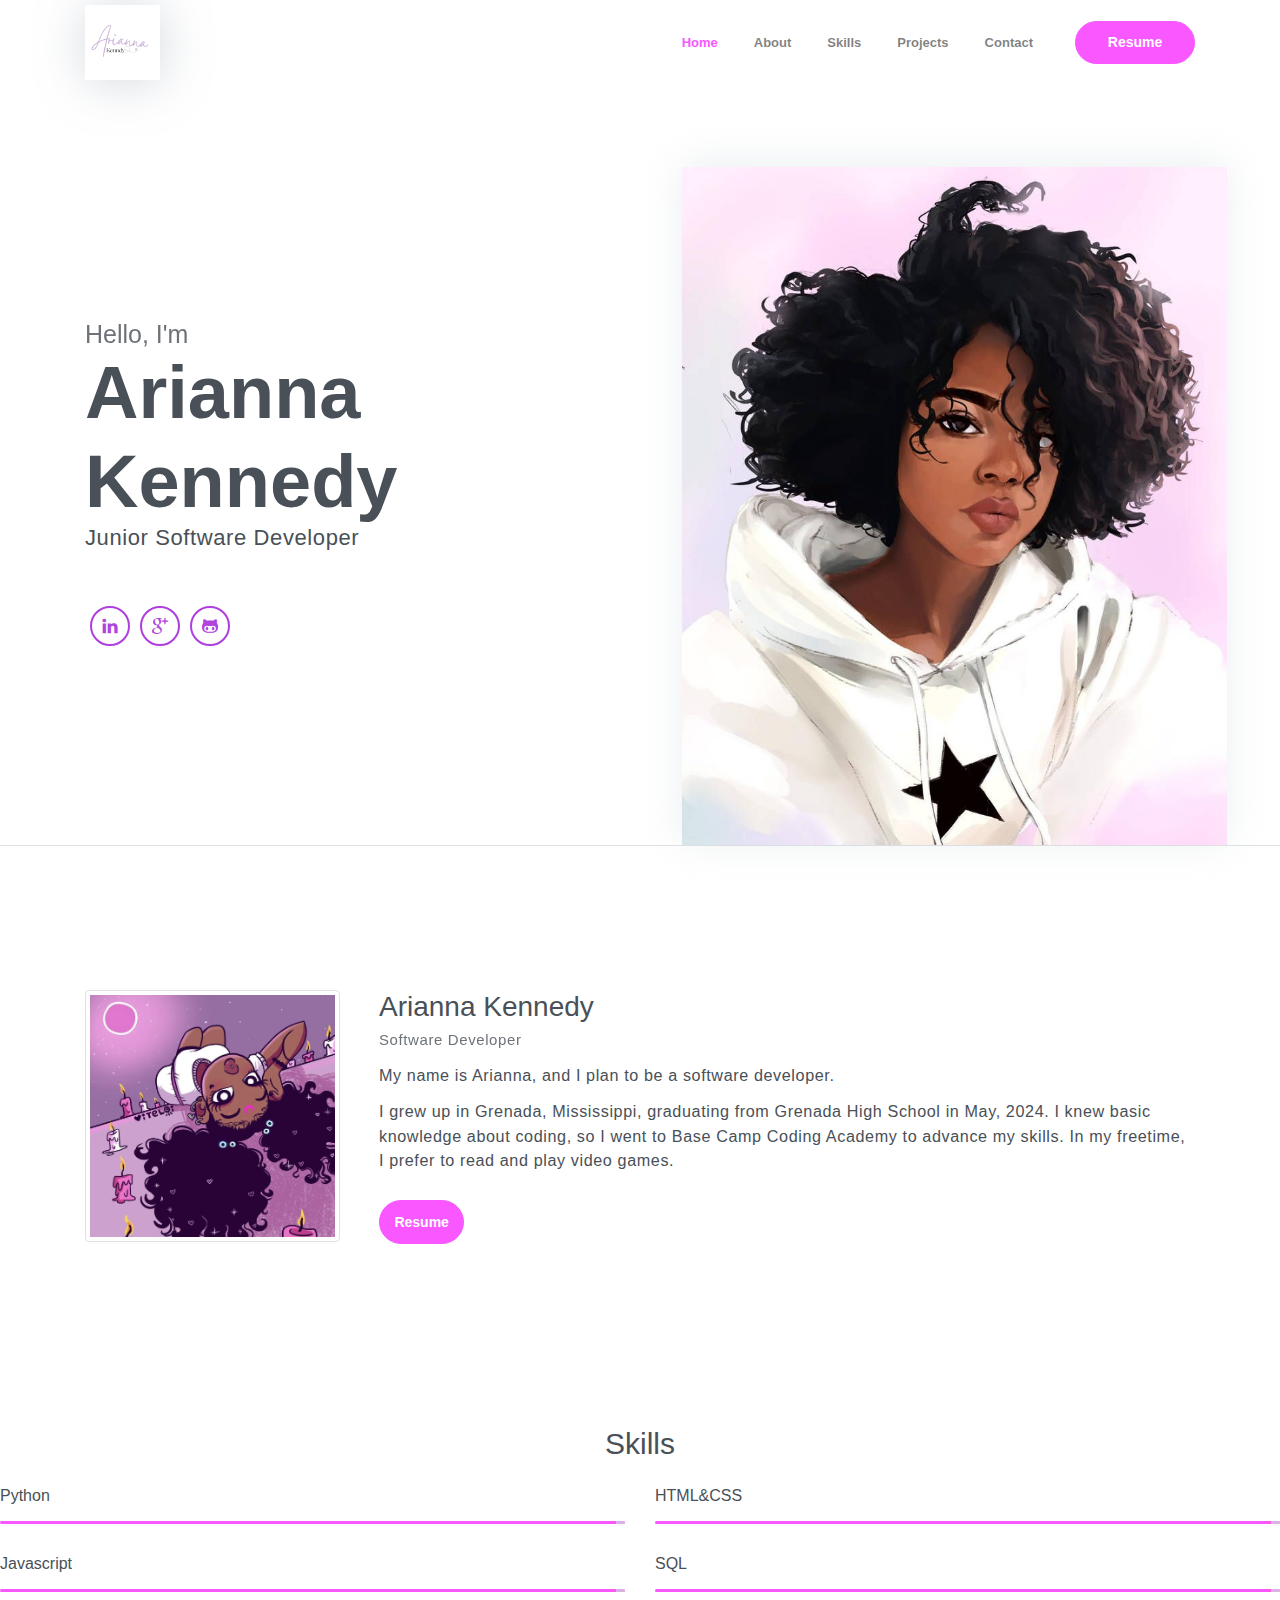
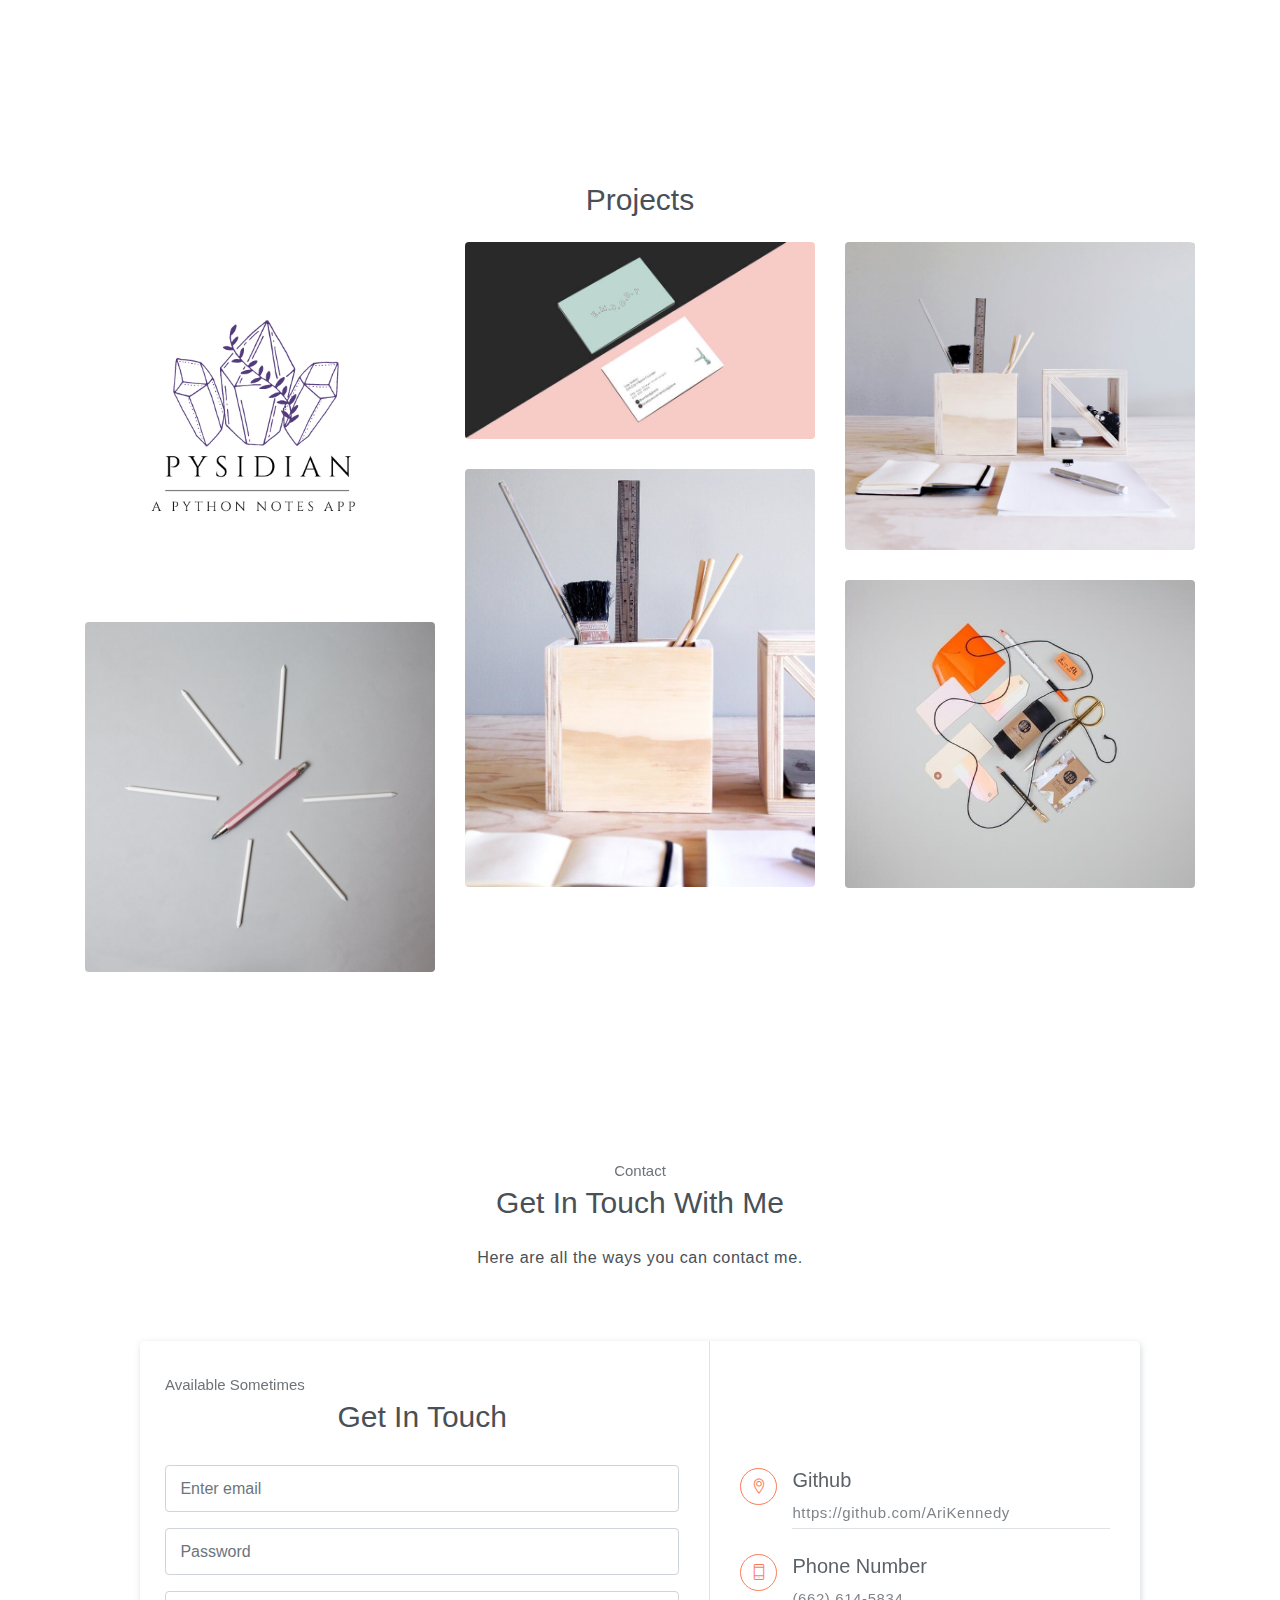
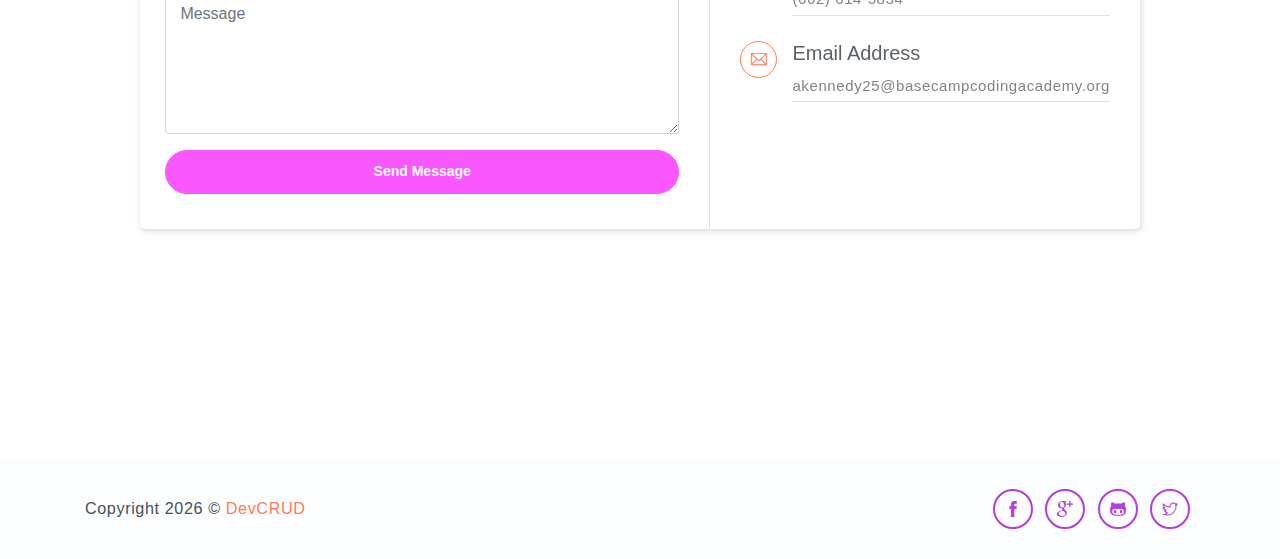
<file: public_html/index.html>
<!DOCTYPE html>
<html lang="en">
  <head>
    <meta charset="utf-8" />
    <meta
      name="viewport"
      content="width=device-width, initial-scale=1, shrink-to-fit=no"
    />
    <meta
      name="description"
      content="Start your development with Steller landing page."
    />
    <meta name="author" content="Devcrud" />
    <title>Aria's Portfolio</title>
    <!-- font icons -->
    <link
      rel="stylesheet"
      href="assets/vendors/themify-icons/css/themify-icons.css"
    />
    <!-- Bootstrap + Steller main styles -->
    <link rel="stylesheet" href="assets/css/steller.css" />
  </head>
  <body data-spy="scroll" data-target=".navbar" data-offset="40" id="home">
    <!-- Page navigation -->
    <nav
      class="navbar navbar-expand-lg navbar-light fixed-top"
      data-spy="affix"
      data-offset-top="0"
    >
      <div class="container">
        <a class="navbar-brand"
          ><img src="assets/imgs/Arianna's Logo.png" alt="Logo"
        /></a>
        <button
          class="navbar-toggler"
          type="button"
          data-toggle="collapse"
          data-target="#navbarSupportedContent"
          aria-controls="navbarSupportedContent"
          aria-expanded="false"
          aria-label="Toggle navigation"
        >
          <span class="navbar-toggler-icon"></span>
        </button>

        <div class="collapse navbar-collapse" id="navbarSupportedContent">
          <ul class="navbar-nav ml-auto align-items-center">
            <li class="nav-item">
              <a class="nav-link" href="#home">Home</a>
            </li>
            <li class="nav-item">
              <a class="nav-link" href="#about">About</a>
            </li>
            <li class="nav-item">
              <a class="nav-link" href="#service">Skills</a>
            </li>
            <li class="nav-item">
              <a class="nav-link" href="#portfolio">Projects</a>
            </li>
            <!-- <li class="nav-item">
                        <a class="nav-link" href="#testmonial">Testimonial</a> -->
            <!-- </li>
                    <li class="nav-item">
                        <a class="nav-link" href="#blog">Blog</a>
                    </li> -->
            <li class="nav-item">
              <a class="nav-link" href="#contact">Contact</a>
            </li>
            <li class="nav-item">
              <a class="- btn btn-primary rounded ml-4" href="components.html"
                >Resume</a
              >
            </li>
          </ul>
        </div>
      </div>
    </nav>
    <!-- End of page navigation -->

    <!-- Page Header -->
    <header class="header" id="1home">
      <div class="container">
        <div class="infos">
          <h6 class="subtitle">Hello, I'm</h6>
          <h6 class="title">Arianna Kennedy</h6>
          <p>Junior Software Developer</p>

          <div class="buttons pt-3">
            <!-- <button class="btn btn-primary rounded">HIRE ME</button>
                    <button class="btn btn-dark rounded">DOWNLOAD CV</button> -->
          </div>

          <div class="socials mt-4">
            <a class="social-item" href="https://www.linkedin.com/in/arianna-kennedy-b2977b313/"
              ><i class="ti-linkedin"></i
            ></a>
            <a class="social-item" href="akennedy@basecampcodingacademy.org"
              ><i class="ti-google"></i
            ></a>
            <a class="social-item" href="https://github.com/AriKennedy"
              ><i class="ti-github"></i
            ></a>
            <!-- <a class="social-item" href="javascript:void(0)"
              ><i class="ti-microsoft-alt"></i
            ></a> -->
          </div>
        </div>
        <div class="img-holder">
          <img src="assets/imgs/realism.jpg" alt="" />
        </div>
      </div>

      <!-- Header-widget -->
      <!-- <div class="widget">
        <div class="widget-item">
          <h2>124</h2>
          <p>Days Active</p>
        </div> -->
        <!-- <div class="widget-item">
          <h2>A</h2>
          <p>Placeholder</p>
        </div> -->
        <!-- <div class="widget-item">
          <h2>7</h2>
          <p>Languages</p>
        </div> -->
      </div>
    </header>
    <!-- End of Page Header -->

    <!-- About section -->
    <section id="about" class="section mt-3">
      <div class="container mt-5">
        <div class="row text-center text-md-left">
          <div class="col-md-3">
            <img src="assets/imgs/boo.png" alt="" class="img-thumbnail mb-4" />
          </div>
          <div class="pl-md-4 col-md-9">
            <h6 class="title">Arianna Kennedy</h6>
            <p class="subtitle">Software Developer</p>
            <p>My name is Arianna, and I plan to be a software developer.</p>
            <p>
              I grew up in Grenada, Mississippi, graduating from Grenada High
              School in May, 2024. I knew basic knowledge about coding, so I
              went to Base Camp Coding Academy to advance my skills. In my
              freetime, I prefer to read and play video games.
            </p>
            <button class="btn btn-primary rounded mt-3">Resume</button>
          </div>
        </div>
      </div>
    </section>

    <!-- Service section -->
    <section id="service" class="section">
      <div class="container text-center"></div>
        <!-- <h6 class="subtitle">More Skills</h6> -->
        <h6 class="section-title mb-4">Skills</h6>
        <!-- <p class="mb-5 pb-4">
          These are all the skills I learned at Base Camp.
        </p> -->

        <div class="row text-left">
          <div class="col-sm-6">
            <h6 class="mb-3">Python</h6>
            <div class="progress">
              <div
                class="progress-bar bg-primary"
                role="progressbar"
                style="width: 100%"
                aria-valuenow="25"
                aria-valuemin="0"
                aria-valuemax="100"
              >
                <span>89%</span>
              </div>
            </div>
          </div>
          <div class="col-sm-6">
            <h6 class="mb-3">HTML&CSS</h6>
            <div class="progress">
              <div
                class="progress-bar bg-primary"
                role="progressbar"
                style="width: 100%"
                aria-valuenow="25"
                aria-valuemin="0"
                aria-valuemax="100"
              >
                <span>83%</span>
              </div>
            </div>
          </div>
          <div class="col-sm-6">
            <h6 class="mb-3">Javascript</h6>
            <div class="progress">
              <div
                class="progress-bar bg-primary"
                role="progressbar"
                style="width: 100%"
                aria-valuenow="25"
                aria-valuemin="0"
                aria-valuemax="100"
              >
                <span>95%</span>
              </div>
            </div>
          </div>
          <div class="col-sm-6">
            <h6 class="mb-3">SQL</h6>
            <div class="progress">
              <div
                class="progress-bar bg-primary"
                role="progressbar"
                style="width: 100%"
                aria-valuenow="25"
                aria-valuemin="0"
                aria-valuemax="100"
              >
                <span>90%</span>
              </div>
            </div>
          </div>
        </div>
    </section>
    <!-- End of Section -->

    <!-- Skills section -->
    <!-- <section class="section">
      
    </section> -->
    <!-- End of Skills sections -->

    <!-- Portfolio section -->
    <section id="portfolio" class="section">
      <div class="container text-center">
        <!-- <h6 class="subtitle">Portfolio</h6> -->
        <h6 class="section-title mb-4">Projects</h6>
        <!-- <p class="mb-5 pb-4">These are all the projects I've worked on.</p> -->

        <div class="row">
          <div class="col-sm-4">
            <div class="img-wrapper">
              <img src="assets/imgs/Pysidian.png" alt="" />
              <div class="overlay">
                <div class="overlay-infos">
                  <h5>Pysidian</h5>
                  <a href="javascript:void(0)"><i class="ti-zoom-in"></i></a>
                  <a href="javascript:void(0)"><i class="ti-link"></i></a>
                </div>
              </div>
            </div>
            <div class="img-wrapper">
              <img src="assets/imgs/folio-2.jpg" alt="" />
              <div class="overlay">
                <div class="overlay-infos">
                  <h5>G.O.A.T Project</h5>
                  <a href="javascript:void(0)"><i class="ti-zoom-in"></i></a>
                  <a href="javascript:void(0)"><i class="ti-link"></i></a>
                </div>
              </div>
            </div>
          </div>
          <div class="col-sm-4">
            <div class="img-wrapper">
              <img src="assets/imgs/folio-3.jpg" alt="" />
              <div class="overlay">
                <div class="overlay-infos">
                  <h5>Charity</h5>
                  <a href="javascript:void(0)"><i class="ti-zoom-in"></i></a>
                  <a href="javascript:void(0)"><i class="ti-link"></i></a>
                </div>
              </div>
            </div>
            <div class="img-wrapper">
              <img src="assets/imgs/folio-4.jpg" alt="" />
              <div class="overlay">
                <div class="overlay-infos">
                  <h5>Project Title</h5>
                  <a href="javascript:void(0)"><i class="ti-zoom-in"></i></a>
                  <a href="javascript:void(0)"><i class="ti-link"></i></a>
                </div>
              </div>
            </div>
          </div>
          <div class="col-sm-4">
            <div class="img-wrapper">
              <img src="assets/imgs/folio-5.jpg" alt="" />
              <div class="overlay">
                <div class="overlay-infos">
                  <h5>Project Title</h5>
                  <a href="javascript:void(0)"><i class="ti-zoom-in"></i></a>
                  <a href="javascript:void(0)"><i class="ti-link"></i></a>
                </div>
              </div>
            </div>
            <div class="img-wrapper">
              <img src="assets/imgs/folio-6.jpg" alt="" />
              <div class="overlay">
                <div class="overlay-infos">
                  <h5>Project Title</h5>
                  <a href="javascript:void(0)"><i class="ti-zoom-in"></i></a>
                  <a href="javascript:void(0)"><i class="ti-link"></i></a>
                </div>
              </div>
            </div>
          </div>
        </div>
      </div>
    </section>
    <!-- End of portfolio section -->

    <!-- Testmonial Section -->
    <!-- <section id="testmonial" class="section">
        <div class="container text-center">
            <h6 class="subtitle">Testmonial</h6>
            <h6 class="section-title mb-4">What People Say About Me</h6>
            <p class="mb-5 pb-4">Lorem ipsum dolor sit amet, consectetur adipisicing elit. In alias dignissimos. <br> rerum commodi corrupti, temporibus non quam.</p>


            <div id="carouselExampleIndicators" class="carousel slide" data-ride="carousel">
                <ol class="carousel-indicators">
                    <li data-target="#carouselExampleIndicators" data-slide-to="0" class="active"></li>
                    <li data-target="#carouselExampleIndicators" data-slide-to="1"></li>
                    <li data-target="#carouselExampleIndicators" data-slide-to="2"></li>
                </ol>
                <div class="carousel-inner">
                    <div class="carousel-item active">
                        <div class="card testmonial-card border">
                            <div class="card-body">
                                <img src="assets/imgs/avatar-1.jpg" alt="">
                                <p>Lorem ipsum dolor sit amet, consectetur adipisicing elit. Magnam nostrum voluptates in enim vel amet?</p>
                                <h1 class="title">Emma Re</h1>
                                <h1 class="subtitle">Graphic Designer</h1>
                            </div>
                        </div>
                    </div>
                    <div class="carousel-item">
                        <div class="card testmonial-card border">
                            <div class="card-body">
                                <img src="assets/imgs/avatar-2.jpg" alt="">
                                <p>Lorem ipsum dolor sit amet, consectetur adipisicing elit. Magnam nostrum voluptates in enim vel amet?</p>
                                <h1 class="title">James Bert</h1>
                                <h1 class="subtitle">Web Designer</h1>
                            </div>
                        </div>
                    </div>
                    <div class="carousel-item">
                        <div class="card testmonial-card border">
                            <div class="card-body">
                                <img src="assets/imgs/avatar-3.jpg" alt="">
                                <p>Lorem ipsum dolor sit amet, consectetur adipisicing elit. Magnam nostrum voluptates in enim vel amet?</p>
                                <h1 class="title">Michael Abra</h1>
                                <h1 class="subtitle">Web Developer</h1>
                            </div>
                        </div>
                    </div>
                </div>
            </div>
        </div>
    </section> -->
    <!-- End of testmonial section -->

    <!-- Blog Section -->
    <!-- <section id="blog" class="section">
        <div class="container text-center">
            <h6 class="subtitle">My Blogs</h6>
            <h6 class="section-title mb-4">Latest News</h6>
            <p class="mb-5 pb-4">Lorem ipsum dolor sit amet, consectetur adipisicing elit. In alias dignissimos. <br> rerum commodi corrupti, temporibus non quam.</p>

            <div class="row text-left">
                <div class="col-md-4">
                    <div class="card border mb-4">
                        <img src="assets/imgs/blog-1.jpg" alt="" class="card-img-top w-100">
                        <div class="card-body">
                            <h5 class="card-title">Designe for Everyone</h5>
                            <div class="post-details">
                                <a href="javascript:void(0)">Posted By: Admin</a>
                                <a href="javascript:void(0)"><i class="ti-thumb-up"></i> 456</a>
                                <a href="javascript:void(0)"><i class="ti-comment"></i> 123</a>
                            </div>
                            <p>Lorem ipsum dolor sit amet, consectetur adipisicing elit. Ut ad vel dolorum, iusto velit, minima? Voluptas nemo harum impedit nisi.</p>
                            <a href="javascript:void(0)">Read More..</a>
                        </div>
                    </div>
                </div>
                <div class="col-md-4">
                    <div class="card border mb-4">
                        <img src="assets/imgs/blog-2.jpg" alt="" class="card-img-top w-100">
                        <div class="card-body">
                            <h5 class="card-title">Web Layouts</h5>
                            <div class="post-details">
                                <a href="javascript:void(0)">Posted By: Admin</a>
                                <a href="javascript:void(0)"><i class="ti-thumb-up"></i> 456</a>
                                <a href="javascript:void(0)"><i class="ti-comment"></i> 123</a>
                            </div>
                            <p>Lorem ipsum dolor sit amet, consectetur adipisicing elit. Ut ad vel dolorum, iusto velit, minima? Voluptas nemo harum impedit nisi.</p>
                            <a href="javascript:void(0)">Read More..</a>
                        </div>
                    </div>
                </div>
                <div class="col-md-4">
                    <div class="card border mb-4">
                        <img src="assets/imgs/blog-3.jpg" alt="" class="card-img-top w-100">
                        <div class="card-body">
                            <h5 class="card-title">Bootstrap Framework</h5>
                            <div class="post-details">
                                <a href="javascript:void(0)">Posted By: Admin</a>
                                <a href="javascript:void(0)"><i class="ti-thumb-up"></i> 456</a>
                                <a href="javascript:void(0)"><i class="ti-comment"></i> 123</a>
                            </div>
                            <p>Lorem ipsum dolor sit amet, consectetur adipisicing elit. Ut ad vel dolorum, iusto velit, minima? Voluptas nemo harum impedit nisi.</p>
                            <a href="javascript:void(0)">Read More..</a>
                        </div>
                    </div>
                </div>
            </div>
        </div>
    </section> -->

    <!-- Hire me section -->
    <!-- <section class="bg-gray p-0 section">
        <div class="container">
            <div class="card bg-primary">
                <div class="card-body text-light">
                    <div class="row align-items-center">
                        <div class="col-sm-9 text-center text-sm-left">
                            <h5 class="mt-3">Hire Me For Your Project</h5>
                            <p class="mb-3">Accusantium labore nostrum similique quisquam.</p>
                        </div>
                        <div class="col-sm-3 text-center text-sm-right">
                            <button class="btn btn-light rounded">Hire Me!</button>
                        </div>
                    </div>
                </div> 
            </div>
        </div>
    </section>       -->
    <!-- End od Hire me section. -->

    <!-- Contact Section -->
    <section id="contact" class="position-relative section">
      <div class="container text-center">
        <h6 class="subtitle">Contact</h6>
        <h6 class="section-title mb-4">Get In Touch With Me</h6>
        <p class="mb-5 pb-4">Here are all the ways you can contact me.</p>

        <div class="contact text-left">
          <div class="form">
            <h6 class="subtitle">Available Sometimes</h6>
            <h6 class="section-title mb-4">Get In Touch</h6>
            <form>
              <div class="form-group">
                <input
                  type="email"
                  class="form-control"
                  id="exampleInputEmail1"
                  aria-describedby="emailHelp"
                  placeholder="Enter email"
                  required
                />
              </div>
              <div class="form-group">
                <input
                  type="password"
                  class="form-control"
                  id="exampleInputPassword1"
                  placeholder="Password"
                  required
                />
              </div>
              <div class="form-group">
                <textarea
                  name="contact-message"
                  id=""
                  cols="30"
                  rows="5"
                  class="form-control"
                  placeholder="Message"
                ></textarea>
              </div>
              <button
                type="submit"
                class="btn btn-primary btn-block rounded w-lg"
              >
                Send Message
              </button>
            </form>
          </div>
          <div class="contact-infos">
            <div class="item">
              <i class="ti-location-pin"></i>
              <div class="">
                <h5>Github</h5>
                <p>https://github.com/AriKennedy</p>
              </div>
            </div>
            <div class="item">
              <i class="ti-mobile"></i>
              <div>
                <h5>Phone Number</h5>
                <p>(662) 614-5834</p>
              </div>
            </div>
            <div class="item">
              <i class="ti-email"></i>
              <div class="mb-0">
                <h5>Email Address</h5>
                <p>akennedy25@basecampcodingacademy.org</p>
              </div>
            </div>
          </div>
        </div>
      </div>
      <div id="map">
        <iframe src="https://snazzymaps.com/embed/61257"></iframe>
      </div>
    </section>
    <!-- End of Contact Section -->

    <!-- Page Footer -->
    <footer class="page-footer">
      <div class="container">
        <div class="row align-items-center">
          <div class="col-sm-6">
            <p>
              Copyright
              <script>
                document.write(new Date().getFullYear());
              </script>
              &copy;
              <a href="http://www.devcrud.com" target="_blank">DevCRUD</a>
            </p>
          </div>
          <div class="col-sm-6">
            <div class="socials">
              <a class="social-item" href="javascript:void(0)"
                ><i class="ti-facebook"></i
              ></a>
              <a class="social-item" href="javascript:void(0)"
                ><i class="ti-google"></i
              ></a>
              <a class="social-item" href="javascript:void(0)"
                ><i class="ti-github"></i
              ></a>
              <a class="social-item" href="javascript:void(0)"
                ><i class="ti-twitter"></i
              ></a>
            </div>
          </div>
        </div>
      </div>
    </footer>
    <!-- End of page footer -->

    <!-- core  -->
    <script src="assets/vendors/jquery/jquery-3.4.1.js"></script>
    <script src="assets/vendors/bootstrap/bootstrap.bundle.js"></script>
    <!-- bootstrap 3 affix -->
    <script src="assets/vendors/bootstrap/bootstrap.affix.js"></script>

    <!-- steller js -->
    <script src="assets/js/steller.js"></script>
  </body>
</html>
</file>
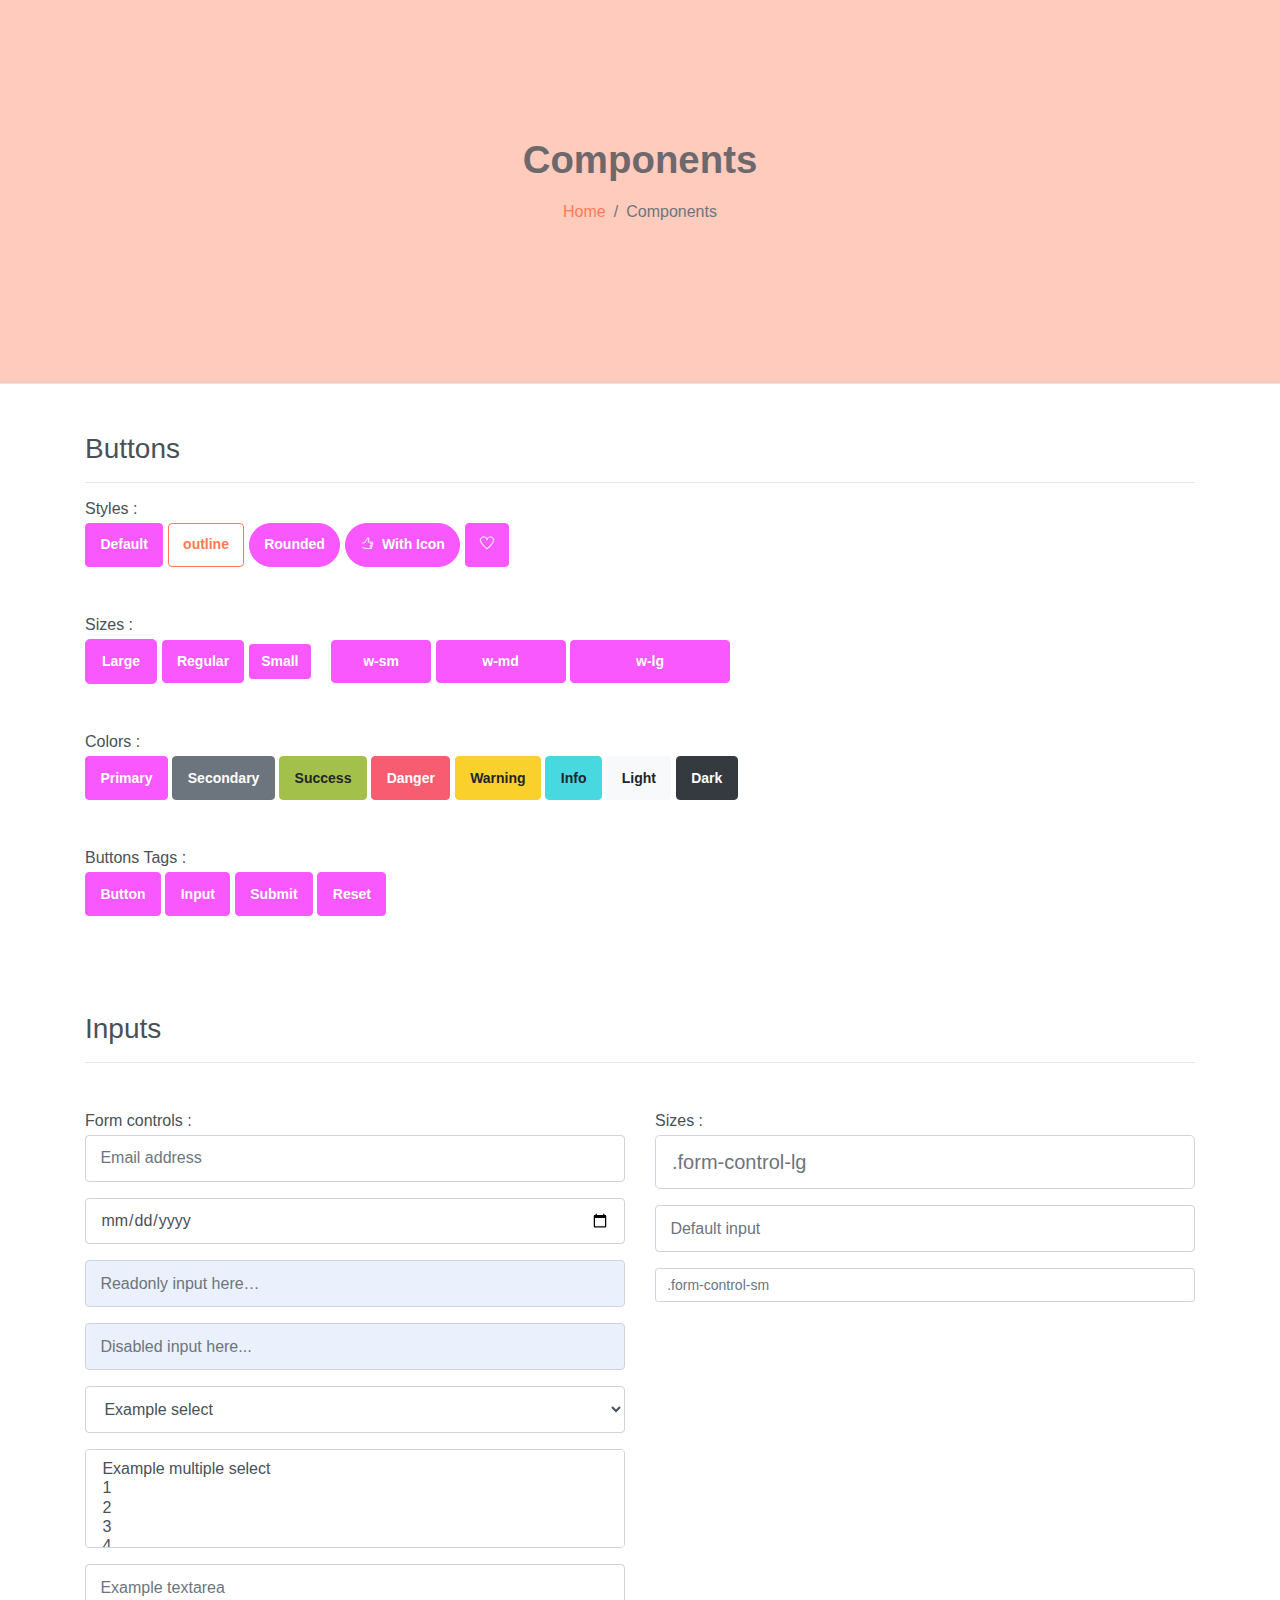
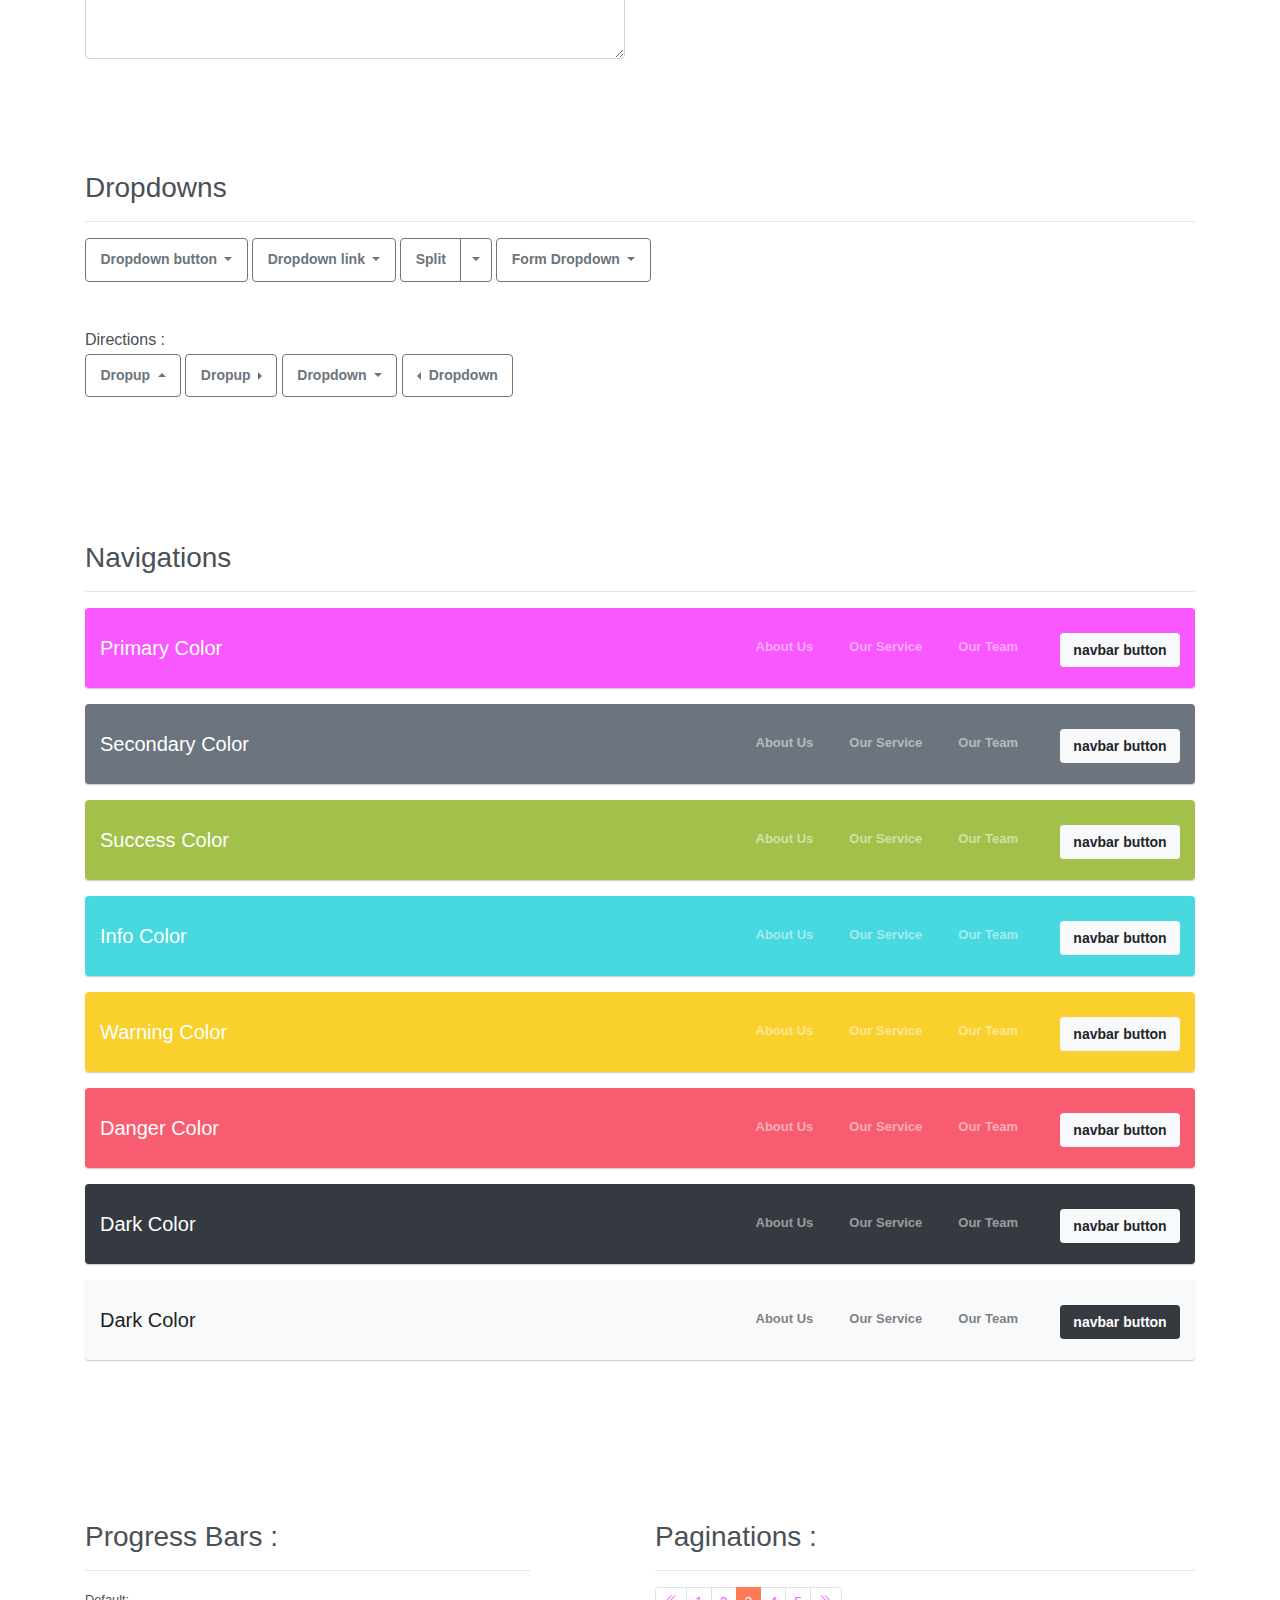
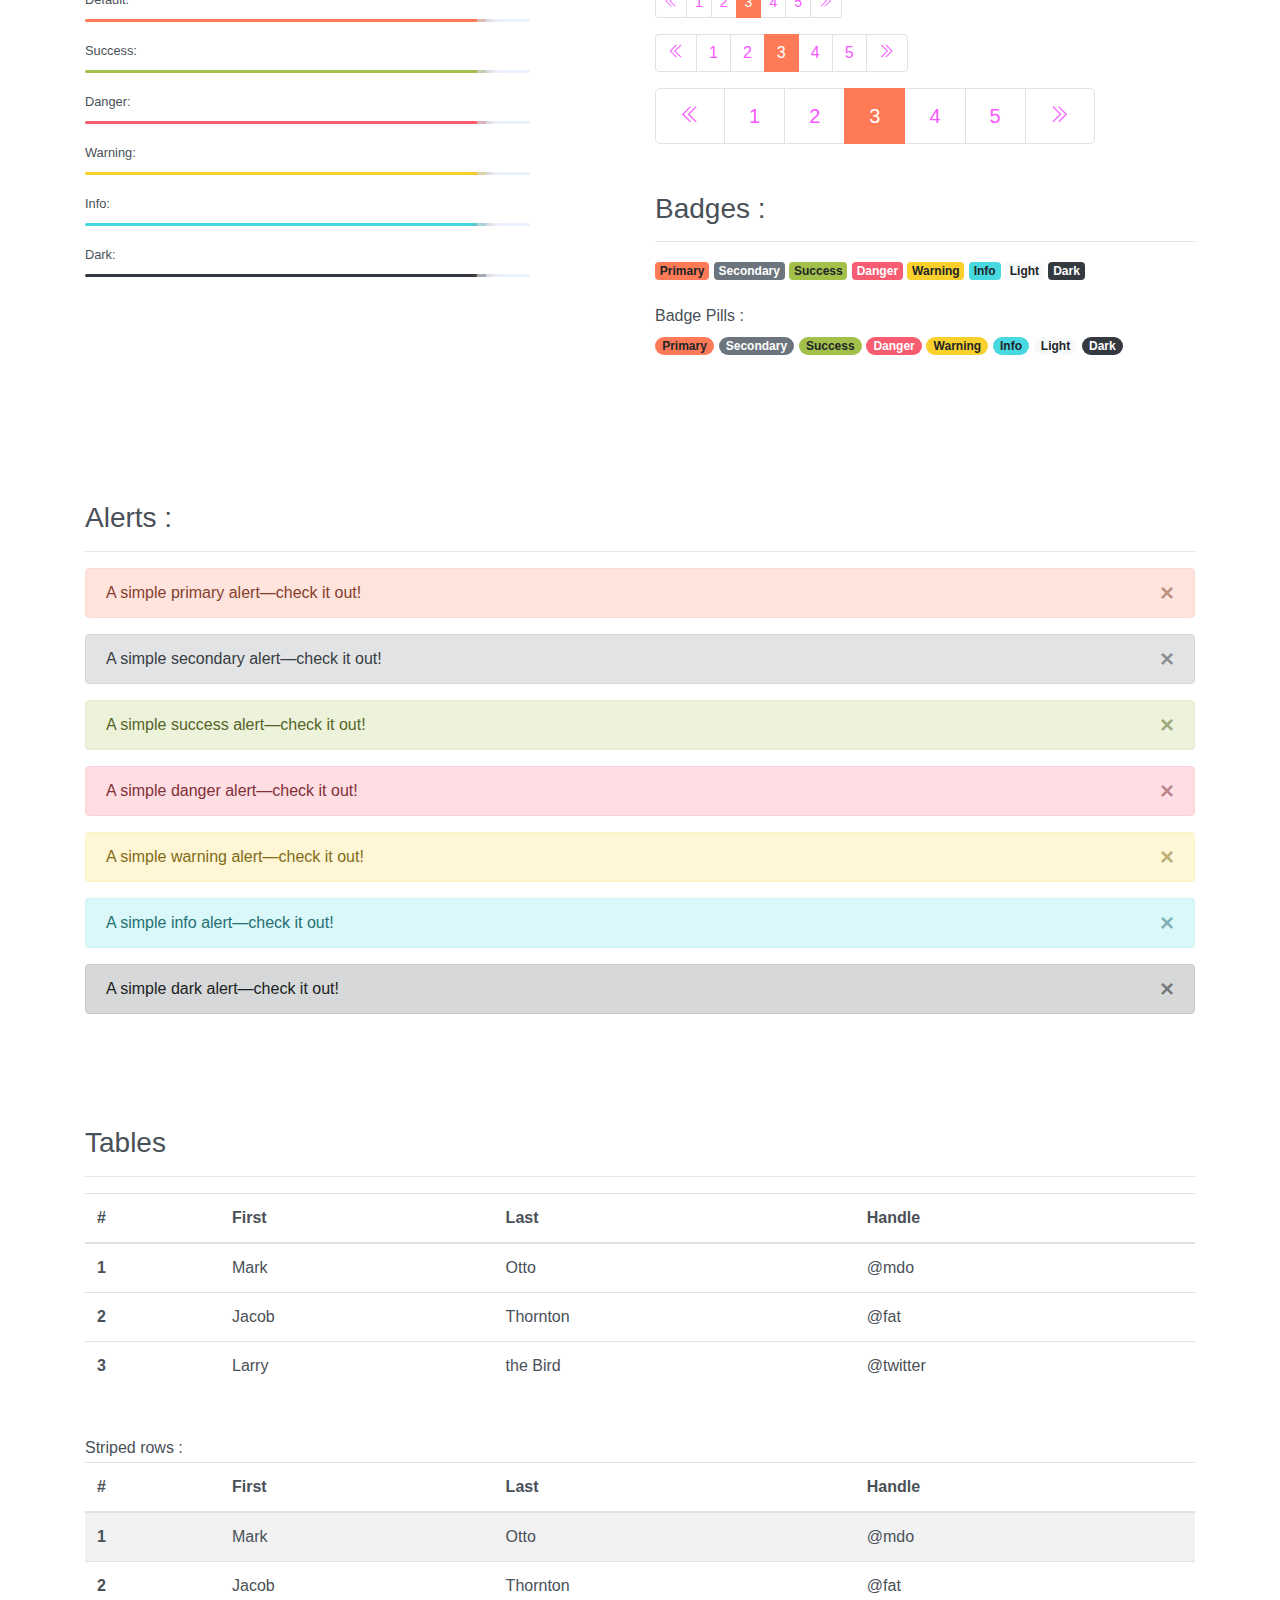
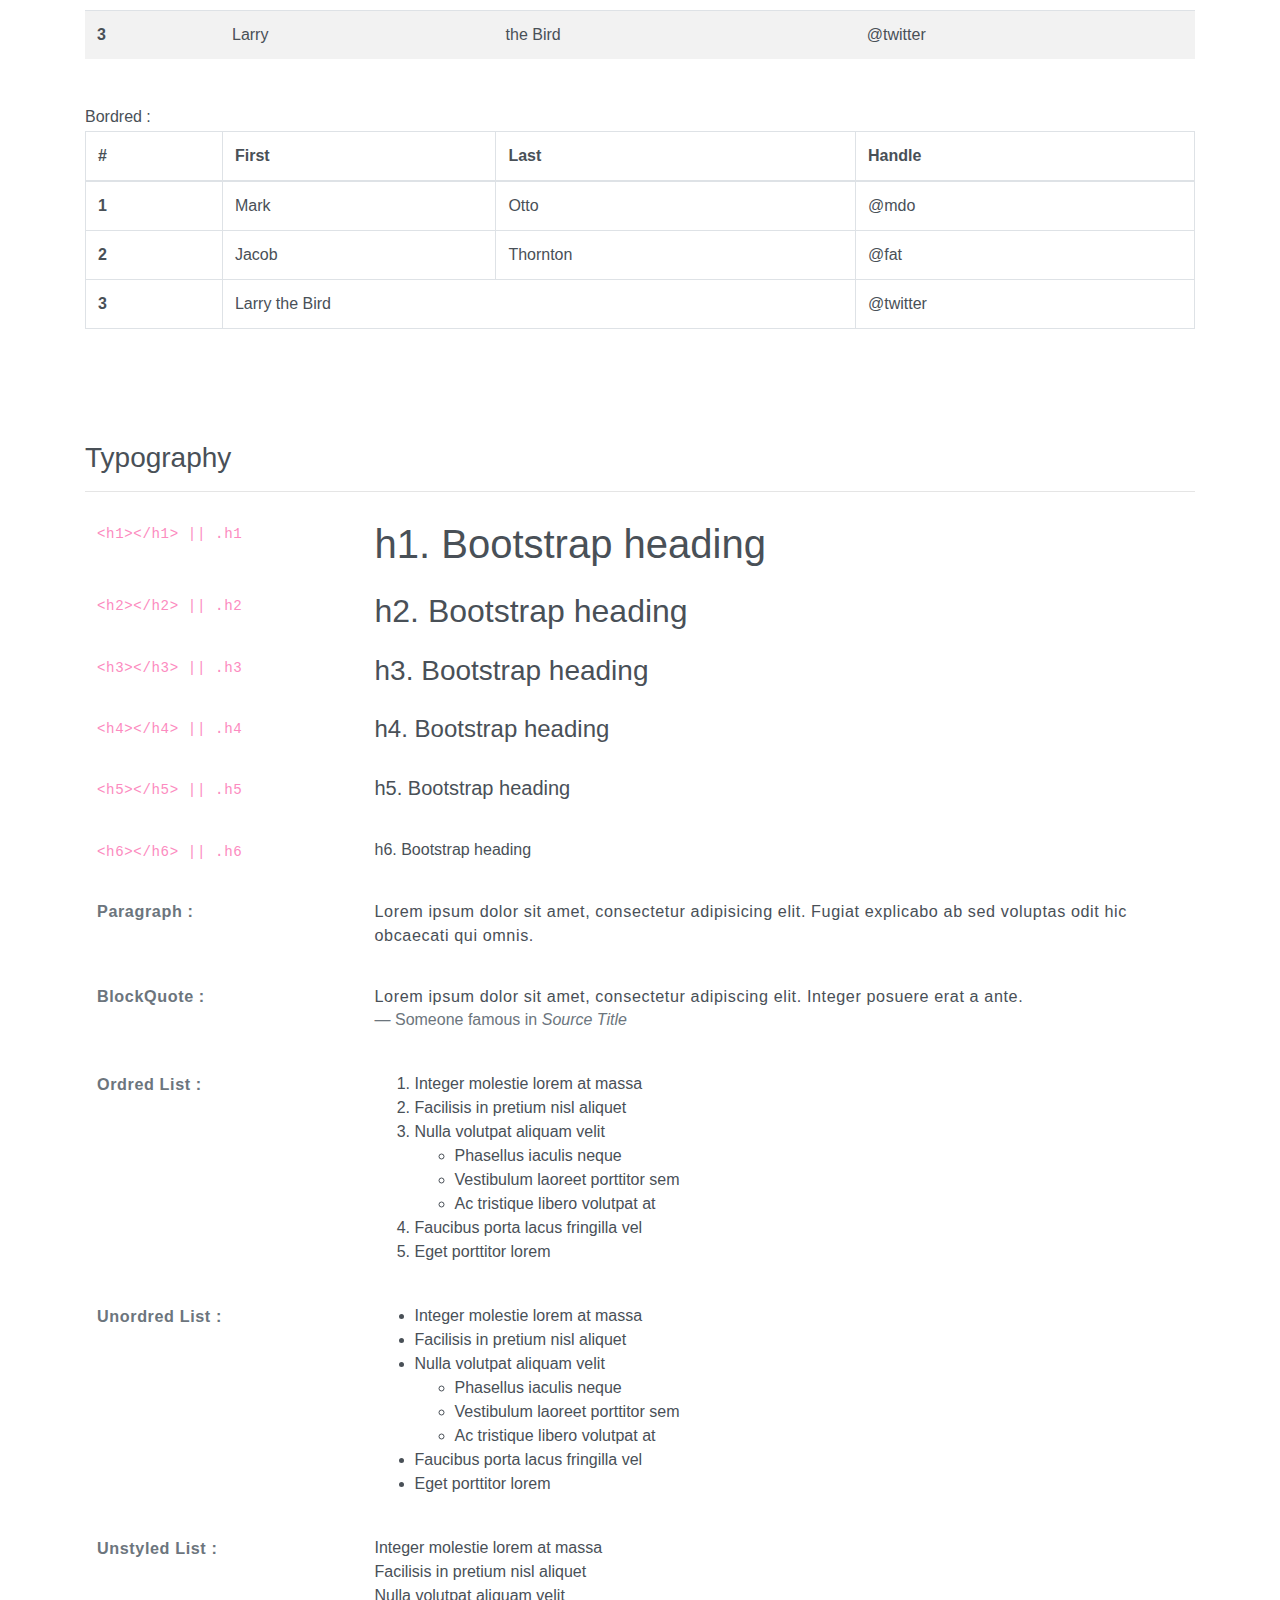
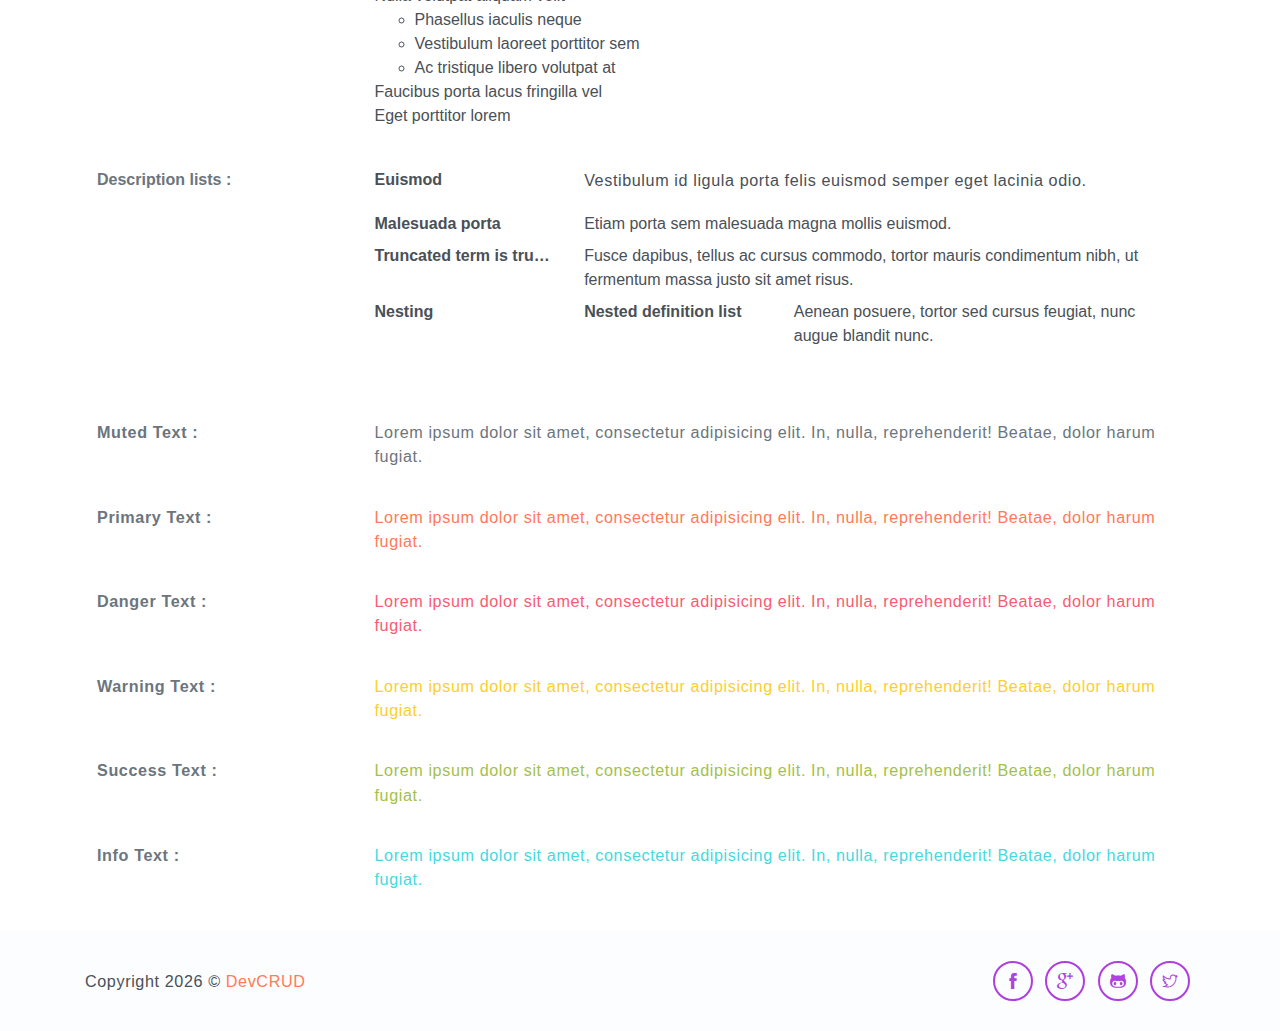
<file: public_html/components.html>
<!DOCTYPE html>
<html lang="en">
<head>
   <meta charset="utf-8">
   <meta name="viewport" content="width=device-width, initial-scale=1, shrink-to-fit=no">
   <meta name="description" content="Start your development with Steller landing page.">
   <meta name="author" content="Devcrud">
   <title>Steller | Components</title>
   <!-- font icons -->
   <link rel="stylesheet" href="assets/vendors/themify-icons/css/themify-icons.css">
   <!-- Bootstrap + Steller  -->
   <link rel="stylesheet" href="assets/css/steller.css">
</head>
<body>

   <!-- Page Header -->
   <header class="header header-mini"> 
      <div class="header-title">Components</div> 
      <nav aria-label="breadcrumb">
         <ol class="breadcrumb">
            <li class="breadcrumb-item"><a href="/">Home</a></li>
            <li class="breadcrumb-item active" aria-current="page">Components</li>
         </ol>
      </nav>
   </header> <!-- End Of Page Header -->

   <!-- main content -->
   <div class="container">

      <!-- Buttons -->
      <h3 class="mt-5">Buttons</h3>
      <hr>
      <h6 class="section-secondary-title">Styles :</h6>
      <button class="btn btn-primary">Default</button>
      <button class="btn btn-outline-primary">outline</button>
      <button class="btn btn-primary rounded">Rounded</button>
      <button class="btn btn-primary rounded"><i class="ti-thumb-up pr-1"></i> With Icon</button>
      <button class="btn btn-primary circle"><i class="ti-heart"></i></button>

      <h6 class="section-secondary-title mt-5">Sizes :</h6>
      <button class="btn btn-primary btn-lg">Large</button>
      <button class="btn btn-primary ">Regular</button>
      <button class="btn btn-primary btn-sm">Small</button>
      <button class="btn btn-primary w-sm ml-3">w-sm</button>
      <button class="btn btn-primary w-md">w-md</button>
      <button class="btn btn-primary w-lg">w-lg</button>

      <h6 class="section-secondary-title mt-5">Colors :</h6>          
      <button type="button" class="btn btn-primary">Primary</button>
      <button type="button" class="btn btn-secondary">Secondary</button>
      <button type="button" class="btn btn-success">Success</button>
      <button type="button" class="btn btn-danger">Danger</button>
      <button type="button" class="btn btn-warning">Warning</button>
      <button type="button" class="btn btn-info">Info</button>
      <button type="button" class="btn btn-light">Light</button>
      <button type="button" class="btn btn-dark">Dark</button>

      <h6 class="section-secondary-title mt-5">Buttons Tags :</h6>
      <button class="btn btn-primary" type="submit">Button</button>
      <input class="btn btn-primary" type="button" value="Input">
      <input class="btn btn-primary" type="submit" value="Submit">
      <input class="btn btn-primary" type="reset" value="Reset">
      
      <!-- divider -->
      <div class="py-5"></div>

      <!-- Inputs -->
      <h3>Inputs</h3>
      <hr>
      <div class="row mt-5">
         <div class="col-md-6">
            <h6 class="section-secondary-title">Form controls :</h6>        
            <div class="form-group">
               <input type="email" class="form-control" id="exampleFormControlInput1" placeholder="Email address">
            </div>
            <div class="form-group">
               <input type="date" class="form-control" id="exampleFormControlInput1" placeholder="Date">
            </div>
            <div class="form-group">
               <input class="form-control" type="text" placeholder="Readonly input here…" readonly>
            </div>
            <div class="form-group">
               <input class="form-control" id="disabledInput" type="text" placeholder="Disabled input here..." disabled>
            </div>
            <div class="form-group">
               <select class="form-control" id="exampleFormControlSelect1">
                  <option>Example select</option>
                  <option>1</option>
                  <option>2</option>
                  <option>3</option>
                  <option>4</option>
                  <option>5</option>
               </select>
            </div>
            <div class="form-group">
               <select multiple class="form-control" id="exampleFormControlSelect2">
                  <option>Example multiple select</option>
                  <option>1</option>
                  <option>2</option>
                  <option>3</option>
                  <option>4</option>
                  <option>5</option>
               </select>
            </div>
            <div class="form-group">
               <textarea class="form-control" id="exampleFormControlTextarea1" rows="3" placeholder="Example textarea"></textarea>
            </div>
         </div>
         <div class="col-md-6">
            <h6 class="section-secondary-title">Sizes :</h6>    
            <div class="form-group">
               <input class="form-control form-control-lg" type="text" placeholder=".form-control-lg">             
            </div>
            <div class="form-group">
               <input class="form-control" type="text" placeholder="Default input">
            </div>
            <div class="form-group">
               <input class="form-control form-control-sm" type="text" placeholder=".form-control-sm"> 
            </div>
         </div>
      </div> <!-- end of inputs -->   

      <!-- devider -->
      <div class="py-5"></div>             

      <!-- Dropdowns -->
      <h3 class="components-section-title font-weight-normal">Dropdowns</h3>
      <hr>
      <div class="dropdown d-inline-block">
         <button class="btn btn-outline-secondary dropdown-toggle" type="button" id="dropdownMenuButton" data-toggle="dropdown" aria-haspopup="true" aria-expanded="false">
         Dropdown button
         </button>
         <div class="dropdown-menu" aria-labelledby="dropdownMenuButton">
         <a class="dropdown-item" href="#">Action</a>
         <a class="dropdown-item" href="#">Another action</a>
         <a class="dropdown-item" href="#">Something else here</a>
         </div>
      </div>
      <div class="dropdown d-inline-block">
         <a class="btn btn-outline-secondary dropdown-toggle" href="#" role="button" id="dropdownMenuLink" data-toggle="dropdown" aria-haspopup="true" aria-expanded="false">
            Dropdown link
         </a>
         <div class="dropdown-menu" aria-labelledby="dropdownMenuLink">
            <a class="dropdown-item" href="#">Action</a>
            <a class="dropdown-item" href="#">Another action</a>
            <a class="dropdown-item" href="#">Something else here</a>
         </div>
      </div>
      <div class="btn-group">
         <button type="button" class="btn btn-outline-secondary">Split</button>
         <button type="button" class="btn btn-outline-secondary dropdown-toggle dropdown-toggle-split" data-toggle="dropdown" aria-haspopup="true" aria-expanded="false">
         <span class="sr-only">Toggle Dropdown</span>
         </button>
         <div class="dropdown-menu">
            <a class="dropdown-item" href="#">Action</a>
            <a class="dropdown-item" href="#">Another action</a>
            <a class="dropdown-item" href="#">Something else here</a>
            <div class="dropdown-divider"></div>
            <a class="dropdown-item" href="#">Separated link</a>
         </div>
      </div>
      <div class="btn-group">
         <button class="btn btn-outline-secondary dropdown-toggle" type="button" id="dropdownMenuButton" data-toggle="dropdown" aria-haspopup="true" aria-expanded="false">
            Form Dropdown
         </button>
         <div class="dropdown-menu form">
            <form class="px-4 py-3">
               <div class="form-group">
                  <input type="email" class="form-control" id="exampleDropdownFormEmail1" placeholder="email@example.com">
               </div>
               <div class="form-group">
                  <input type="password" class="form-control" id="exampleDropdownFormPassword1" placeholder="Password">
               </div>
               <div class="form-check mb-3">
                  <input type="checkbox" class="form-check-input" id="dropdownCheck">
                  <label class="form-check-label" for="dropdownCheck">
                     Remember me
                  </label>
               </div>
               <button type="submit" class="btn btn-primary btn-block">Sign in</button>
            </form>
            <div class="dropdown-divider"></div>
            <a class="dropdown-item" href="#"><small>New around here? Sign up</small></a>
            <a class="dropdown-item" href="#"><small>Forgot password?</small></a>
         </div>
      </div>       
      <h6 class="section-secondary-title mt-5">Directions :</h6>  
      <div class="btn-group dropup">
         <button type="button" class="btn btn-outline-secondary dropdown-toggle" data-toggle="dropdown" aria-haspopup="true" aria-expanded="false">
            Dropup
         </button>
         <div class="dropdown-menu">
            <a class="dropdown-item" href="#">Action</a>
            <a class="dropdown-item" href="#">Another action</a>
            <a class="dropdown-item" href="#">Something else here</a>
            <div class="dropdown-divider"></div>
            <a class="dropdown-item" href="#">Separated link</a>
         </div>
      </div>
      <div class="btn-group dropright">
         <button type="button" class="btn btn-outline-secondary dropdown-toggle" data-toggle="dropdown" aria-haspopup="true" aria-expanded="false">
            Dropup
         </button>
         <div class="dropdown-menu">
            <a class="dropdown-item" href="#">Action</a>
            <a class="dropdown-item" href="#">Another action</a>
            <a class="dropdown-item" href="#">Something else here</a>
            <div class="dropdown-divider"></div>
            <a class="dropdown-item" href="#">Separated link</a>
         </div>
      </div>
      <div class="btn-group">
         <button type="button" class="btn btn-outline-secondary dropdown-toggle" data-toggle="dropdown" aria-haspopup="true" aria-expanded="false">
            Dropdown
         </button>
         <div class="dropdown-menu">
            <a class="dropdown-item" href="#">Action</a>
            <a class="dropdown-item" href="#">Another action</a>
            <a class="dropdown-item" href="#">Something else here</a>
            <div class="dropdown-divider"></div>
            <a class="dropdown-item" href="#">Separated link</a>
         </div>
      </div>
      <div class="btn-group dropleft">
         <button type="button" class="btn btn-outline-secondary dropdown-toggle" data-toggle="dropdown" aria-haspopup="true" aria-expanded="false">
            Dropdown
         </button>
         <div class="dropdown-menu">
            <a class="dropdown-item" href="#">Action</a>
            <a class="dropdown-item" href="#">Another action</a>
            <a class="dropdown-item" href="#">Something else here</a>
            <div class="dropdown-divider"></div>
            <a class="dropdown-item" href="#">Separated link</a>
         </div>
      </div> <!-- end of Dropdowns -->  

      <!-- devider -->
      <div class="py-5"></div>   

      <!-- navbars -->
      <h3 class="components-section-title font-weight-normal mt-5">Navigations</h3>
      <hr>
      <nav class="navbar navbar-expand-sm navbar-dark bg-primary rounded shadow mb-3">
         <div class="container">
            <a class="navbar-brand" href="#">Primary Color</a>
            <button class="navbar-toggler ml-auto" type="button" data-toggle="collapse" data-target="#navbarSupportedContent" aria-controls="navbarSupportedContent" aria-expanded="false" aria-label="Toggle navigation">
            <span class="navbar-toggler-icon"></span>
            </button>
            <div class="collapse navbar-collapse" id="navbarSupportedContent">
               <ul class="navbar-nav ml-auto"> 
                  <li class="nav-item">
                     <a class="nav-link" href="#about">About Us</a>
                  </li>
                  <li class="nav-item">
                     <a class="nav-link" href="#service">Our Service</a>
                  </li>
                  <li class="nav-item">
                     <a class="nav-link" href="#team">Our Team</a>
                  </li>
                  <li class="nav-item">
                     <a href="#book-table" class="ml-4 mt-1 btn btn-light btn-sm">navbar button</a>
                  </li>
               </ul>                       
            </div>
         </div>
      </nav>
      <nav class="navbar navbar-expand-sm navbar-dark bg-secondary rounded shadow mb-3">
         <div class="container">
            <a class="navbar-brand" href="#">Secondary Color</a>
            <button class="navbar-toggler ml-auto" type="button" data-toggle="collapse" data-target="#navbarSupportedContent" aria-controls="navbarSupportedContent" aria-expanded="false" aria-label="Toggle navigation">
            <span class="navbar-toggler-icon"></span>
            </button>
            <div class="collapse navbar-collapse" id="navbarSupportedContent">
               <ul class="navbar-nav ml-auto"> 
                  <li class="nav-item">
                     <a class="nav-link" href="#about">About Us</a>
                  </li>
                  <li class="nav-item">
                     <a class="nav-link" href="#service">Our Service</a>
                  </li>
                  <li class="nav-item">
                     <a class="nav-link" href="#team">Our Team</a>
                  </li>
                  <li class="nav-item">
                     <a href="#book-table" class="ml-4 mt-1 btn btn-light btn-sm">navbar button</a>
                  </li>
               </ul>                       
            </div>
         </div>
      </nav>
      <nav class="navbar navbar-expand-sm navbar-dark bg-success rounded shadow mb-3">
         <div class="container">
            <a class="navbar-brand" href="#">Success Color</a>
            <button class="navbar-toggler ml-auto" type="button" data-toggle="collapse" data-target="#navbarSupportedContent" aria-controls="navbarSupportedContent" aria-expanded="false" aria-label="Toggle navigation">
            <span class="navbar-toggler-icon"></span>
            </button>
            <div class="collapse navbar-collapse" id="navbarSupportedContent">
               <ul class="navbar-nav ml-auto"> 
                  <li class="nav-item">
                     <a class="nav-link" href="#about">About Us</a>
                  </li>
                  <li class="nav-item">
                     <a class="nav-link" href="#service">Our Service</a>
                  </li>
                  <li class="nav-item">
                     <a class="nav-link" href="#team">Our Team</a>
                  </li>
                  <li class="nav-item">
                     <a href="#book-table" class="ml-4 mt-1 btn btn-light btn-sm">navbar button</a>
                  </li>
               </ul>                       
            </div>
         </div>
      </nav>
      <nav class="navbar navbar-expand-sm navbar-dark bg-info rounded shadow mb-3">
         <div class="container">
            <a class="navbar-brand" href="#">Info Color</a>
            <button class="navbar-toggler ml-auto" type="button" data-toggle="collapse" data-target="#navbarSupportedContent" aria-controls="navbarSupportedContent" aria-expanded="false" aria-label="Toggle navigation">
            <span class="navbar-toggler-icon"></span>
            </button>
            <div class="collapse navbar-collapse" id="navbarSupportedContent">
               <ul class="navbar-nav ml-auto"> 
                  <li class="nav-item">
                     <a class="nav-link" href="#about">About Us</a>
                  </li>
                  <li class="nav-item">
                     <a class="nav-link" href="#service">Our Service</a>
                  </li>
                  <li class="nav-item">
                     <a class="nav-link" href="#team">Our Team</a>
                  </li>
                  <li class="nav-item">
                     <a href="#book-table" class="ml-4 mt-1 btn btn-light btn-sm">navbar button</a>
                  </li>
               </ul>                       
            </div>
         </div>
      </nav>
      <nav class="navbar navbar-expand-sm navbar-dark bg-warning rounded shadow mb-3">
         <div class="container">
            <a class="navbar-brand" href="#">Warning Color</a>
            <button class="navbar-toggler ml-auto" type="button" data-toggle="collapse" data-target="#navbarSupportedContent" aria-controls="navbarSupportedContent" aria-expanded="false" aria-label="Toggle navigation">
            <span class="navbar-toggler-icon"></span>
            </button>
            <div class="collapse navbar-collapse" id="navbarSupportedContent">
               <ul class="navbar-nav ml-auto"> 
                  <li class="nav-item">
                     <a class="nav-link" href="#about">About Us</a>
                  </li>
                  <li class="nav-item">
                     <a class="nav-link" href="#service">Our Service</a>
                  </li>
                  <li class="nav-item">
                     <a class="nav-link" href="#team">Our Team</a>
                  </li>
                  <li class="nav-item">
                     <a href="#book-table" class="ml-4 mt-1 btn btn-light btn-sm">navbar button</a>
                  </li>
               </ul>                       
            </div>
         </div>
      </nav>
      <nav class="navbar navbar-expand-sm navbar-dark bg-danger rounded shadow mb-3">
         <div class="container">
            <a class="navbar-brand" href="#">Danger Color</a>
            <button class="navbar-toggler ml-auto" type="button" data-toggle="collapse" data-target="#navbarSupportedContent" aria-controls="navbarSupportedContent" aria-expanded="false" aria-label="Toggle navigation">
            <span class="navbar-toggler-icon"></span>
            </button>
            <div class="collapse navbar-collapse" id="navbarSupportedContent">
               <ul class="navbar-nav ml-auto"> 
                  <li class="nav-item">
                     <a class="nav-link" href="#about">About Us</a>
                  </li>
                  <li class="nav-item">
                     <a class="nav-link" href="#service">Our Service</a>
                  </li>
                  <li class="nav-item">
                     <a class="nav-link" href="#team">Our Team</a>
                  </li>
                  <li class="nav-item">
                     <a href="#book-table" class="ml-4 mt-1 btn btn-light btn-sm">navbar button</a>
                  </li>
               </ul>                       
            </div>
         </div>
      </nav>
      <nav class="navbar navbar-expand-sm navbar-dark bg-dark rounded shadow mb-3">
         <div class="container">
            <a class="navbar-brand" href="#">Dark Color</a>
            <button class="navbar-toggler ml-auto" type="button" data-toggle="collapse" data-target="#navbarSupportedContent" aria-controls="navbarSupportedContent" aria-expanded="false" aria-label="Toggle navigation">
            <span class="navbar-toggler-icon"></span>
            </button>
            <div class="collapse navbar-collapse" id="navbarSupportedContent">
               <ul class="navbar-nav ml-auto"> 
                  <li class="nav-item">
                     <a class="nav-link" href="#about">About Us</a>
                  </li>
                  <li class="nav-item">
                     <a class="nav-link" href="#service">Our Service</a>
                  </li>
                  <li class="nav-item">
                     <a class="nav-link" href="#team">Our Team</a>
                  </li>
                  <li class="nav-item">
                     <a href="#book-table" class="ml-4 mt-1 btn btn-light btn-sm">navbar button</a>
                  </li>
               </ul>                       
            </div>
         </div>
      </nav>
      <nav class="navbar navbar-expand-sm navbar-light bg-light rounded shadow mb-3">
         <div class="container">
            <a class="navbar-brand" href="#">Dark Color</a>
            <button class="navbar-toggler ml-auto" type="button" data-toggle="collapse" data-target="#navbarSupportedContent" aria-controls="navbarSupportedContent" aria-expanded="false" aria-label="Toggle navigation">
            <span class="navbar-toggler-icon"></span>
            </button>
            <div class="collapse navbar-collapse" id="navbarSupportedContent">
               <ul class="navbar-nav ml-auto"> 
                  <li class="nav-item">
                     <a class="nav-link" href="#about">About Us</a>
                  </li>
                  <li class="nav-item">
                     <a class="nav-link" href="#service">Our Service</a>
                  </li>
                  <li class="nav-item">
                     <a class="nav-link" href="#team">Our Team</a>
                  </li>
                  <li class="nav-item">
                     <a href="#book-table" class="ml-4 mt-1 btn btn-dark btn-sm">navbar button</a>
                  </li>
               </ul>                       
            </div>
         </div>
      </nav>
      <!-- End of navbars -->

      <!-- devider -->
      <div class="py-5"></div>   
      
      <!-- progress bars -->
      <div class="row justify-content-between">
         <div class="col-md-5">
            <h3 class="components-section-title font-weight-normal mt-5">Progress Bars :</h3>
            <hr>
            <small>Default: </small>
            <div class="progress mt-2 mb-3">
               <div class="progress-bar" role="progressbar" style="width: 90%" aria-valuenow="25" aria-valuemin="0" aria-valuemax="100"><span>90%</span></div>
            </div>
            <small>Success:</small>
            <div class="progress mt-2 mb-3">
               <div class="progress-bar bg-success" role="progressbar" style="width: 90%" aria-valuenow="25" aria-valuemin="0" aria-valuemax="100"><span>90%</span></div>
            </div>
            <small>Danger:</small>
            <div class="progress mt-2 mb-3">
               <div class="progress-bar bg-danger" role="progressbar" style="width: 90%" aria-valuenow="25" aria-valuemin="0" aria-valuemax="100"><span>90%</span></div>
            </div>
            <small>Warning:</small>
            <div class="progress mt-2 mb-3">
               <div class="progress-bar bg-warning" role="progressbar" style="width: 90%" aria-valuenow="25" aria-valuemin="0" aria-valuemax="100"><span>90%</span></div>
            </div>
            <small>Info:</small>
            <div class="progress mt-2 mb-3">
               <div class="progress-bar bg-info" role="progressbar" style="width: 90%" aria-valuenow="25" aria-valuemin="0" aria-valuemax="100"><span>90%</span></div>
            </div>
            <small>Dark:</small>
            <div class="progress mt-2 mb-3">
               <div class="progress-bar bg-dark" role="progressbar" style="width: 90%" aria-valuenow="25" aria-valuemin="0" aria-valuemax="100"><span>90%</span></div>
            </div>
         </div>
         <div class="col-md-6">
            <h3 class="components-section-title font-weight-normal mt-5">Paginations :</h3>
            <hr>
            <nav aria-label="Page navigation example">
               <ul class="pagination pagination-sm">
                  <li class="page-item"><a class="page-link" href="#"><i class="ti-angle-double-left"></i></a></li>
                  <li class="page-item"><a class="page-link" href="#">1</a></li>
                  <li class="page-item"><a class="page-link" href="#">2</a></li>
                  <li class="page-item active"><a class="page-link" href="#">3</a></li>
                  <li class="page-item"><a class="page-link" href="#">4</a></li>
                  <li class="page-item"><a class="page-link" href="#">5</a></li>
                  <li class="page-item"><a class="page-link" href="#"><i class="ti-angle-double-right"></i></a></li>
               </ul>
            </nav>
            <nav aria-label="Page navigation example">
               <ul class="pagination">
               <li class="page-item"><a class="page-link" href="#"><i class="ti-angle-double-left"></i></a></li>
                  <li class="page-item"><a class="page-link" href="#">1</a></li>
                  <li class="page-item"><a class="page-link" href="#">2</a></li>
                  <li class="page-item active"><a class="page-link" href="#">3</a></li>
                  <li class="page-item"><a class="page-link" href="#">4</a></li>
                  <li class="page-item"><a class="page-link" href="#">5</a></li>
                  <li class="page-item"><a class="page-link" href="#"><i class="ti-angle-double-right"></i></a></li>
               </ul>
            </nav>
            <nav aria-label="Page navigation example">
               <ul class="pagination pagination-lg">
                  <li class="page-item"><a class="page-link" href="#"><i class="ti-angle-double-left"></i></a></li>
                  <li class="page-item"><a class="page-link" href="#">1</a></li>
                  <li class="page-item"><a class="page-link" href="#">2</a></li>
                  <li class="page-item active"><a class="page-link" href="#">3</a></li>
                  <li class="page-item"><a class="page-link" href="#">4</a></li>
                  <li class="page-item"><a class="page-link" href="#">5</a></li>
                  <li class="page-item"><a class="page-link" href="#"><i class="ti-angle-double-right"></i></a></li>
               </ul>
            </nav>

            <!-- Badges -->
            <h3 class="components-section-title font-weight-normal mt-5">Badges :</h3>
            <hr>
            <span class="badge badge-primary">Primary</span>
            <span class="badge badge-secondary">Secondary</span>
            <span class="badge badge-success">Success</span>
            <span class="badge badge-danger">Danger</span>
            <span class="badge badge-warning">Warning</span>
            <span class="badge badge-info">Info</span>
            <span class="badge badge-light">Light</span>
            <span class="badge badge-dark">Dark</span>
            <h6 class="section-secondary-title mt-4 mb-2">Badge Pills :</h6>
            <span class="badge badge-pill badge-primary">Primary</span>
            <span class="badge badge-pill badge-secondary">Secondary</span>
            <span class="badge badge-pill badge-success">Success</span>
            <span class="badge badge-pill badge-danger">Danger</span>
            <span class="badge badge-pill badge-warning">Warning</span>
            <span class="badge badge-pill badge-info">Info</span>
            <span class="badge badge-pill badge-light">Light</span>
            <span class="badge badge-pill badge-dark">Dark</span>
         </div>
      </div> <!-- End of Progress bars -->

      <!-- devider -->
      <div class="py-5"></div>  

      <!-- Alerts -->
      <h3 class="components-section-title font-weight-normal mt-5">Alerts :</h3>
      <hr>
      <div class="alert alert-primary alert-dismissible fade show" role="alert">
         A simple primary alert—check it out!
         <button type="button" class="close" data-dismiss="alert" aria-label="Close">
            <span aria-hidden="true">&times;</span>
         </button>
      </div>
      <div class="alert alert-secondary alert-dismissible fade show" role="alert">
         A simple secondary alert—check it out!
         <button type="button" class="close" data-dismiss="alert" aria-label="Close">
            <span aria-hidden="true">&times;</span>
         </button>
      </div>
      <div class="alert alert-success alert-dismissible fade show" role="alert">
         A simple success alert—check it out!
         <button type="button" class="close" data-dismiss="alert" aria-label="Close">
            <span aria-hidden="true">&times;</span>
         </button>
      </div>
      <div class="alert alert-danger alert-dismissible fade show" role="alert">
         A simple danger alert—check it out!
         <button type="button" class="close" data-dismiss="alert" aria-label="Close">
            <span aria-hidden="true">&times;</span>
         </button>
      </div>
      <div class="alert alert-warning alert-dismissible fade show" role="alert">
         A simple warning alert—check it out!
         <button type="button" class="close" data-dismiss="alert" aria-label="Close">
            <span aria-hidden="true">&times;</span>
         </button>
      </div>
      <div class="alert alert-info alert-dismissible fade show" role="alert">
         A simple info alert—check it out!
         <button type="button" class="close" data-dismiss="alert" aria-label="Close">
            <span aria-hidden="true">&times;</span>
         </button>
      </div>
      <div class="alert alert-dark alert-dismissible fade show" role="alert">
         A simple dark alert—check it out!
         <button type="button" class="close" data-dismiss="alert" aria-label="Close">
            <span aria-hidden="true">&times;</span>
         </button>
      </div>
      <!-- end of alerts -->

      <!-- devider -->
      <div class="py-5"></div> 
   
      <!-- tables -->
      <h3 class="components-section-title">Tables</h3>
      <hr>
      <table class="table">
         <thead>
            <tr>
               <th scope="col">#</th>
               <th scope="col">First</th>
               <th scope="col">Last</th>
               <th scope="col">Handle</th>
            </tr>
         </thead>
         <tbody>
            <tr>
               <th scope="row">1</th>
               <td>Mark</td>
               <td>Otto</td>
               <td>@mdo</td>
            </tr>
            <tr>
               <th scope="row">2</th>
               <td>Jacob</td>
               <td>Thornton</td>
               <td>@fat</td>
            </tr>
            <tr>
               <th scope="row">3</th>
               <td>Larry</td>
               <td>the Bird</td>
               <td>@twitter</td>
            </tr>
         </tbody>
      </table>

      <h6 class="section-secondary-title mt-5">Striped rows :</h6>
      <table class="table table-striped">
         <thead>
            <tr>
               <th scope="col">#</th>
               <th scope="col">First</th>
               <th scope="col">Last</th>
               <th scope="col">Handle</th>
            </tr>
         </thead>
         <tbody>
            <tr>
               <th scope="row">1</th>
               <td>Mark</td>
               <td>Otto</td>
               <td>@mdo</td>
            </tr>
            <tr>
               <th scope="row">2</th>
               <td>Jacob</td>
               <td>Thornton</td>
               <td>@fat</td>
            </tr>
            <tr>
               <th scope="row">3</th>
               <td>Larry</td>
               <td>the Bird</td>
               <td>@twitter</td>
            </tr>
         </tbody>
      </table>

      <h6 class="section-secondary-title mt-5">Bordred :</h6>
      <table class="table table-bordered">
         <thead>
            <tr>
               <th scope="col">#</th>
               <th scope="col">First</th>
               <th scope="col">Last</th>
               <th scope="col">Handle</th>
            </tr>
         </thead>
         <tbody>
            <tr>
               <th scope="row">1</th>
               <td>Mark</td>
               <td>Otto</td>
               <td>@mdo</td>
            </tr>
            <tr>
               <th scope="row">2</th>
               <td>Jacob</td>
               <td>Thornton</td>
               <td>@fat</td>
            </tr>
            <tr>
               <th scope="row">3</th>
               <td colspan="2">Larry the Bird</td>
               <td>@twitter</td>
            </tr>
         </tbody>
      </table>
      <!-- end of tables -->

      <!-- devider -->
      <div class="py-5"></div> 

      <!-- typography -->
      <h3 class="components-section-title">Typography</h3>
      <hr>
     
      <table class="table table-borderless v-align-center">
         <tbody>
            <tr>
               <td>
                  <p><code class="highlighter-rouge">&lt;h1&gt;&lt;/h1&gt; || .h1</code></p>
               </td>
               <td class="w-75"><span class="h1">h1. Bootstrap heading</span></td>
            </tr>
            <tr>
               <td>
                  <p><code class="highlighter-rouge">&lt;h2&gt;&lt;/h2&gt; || .h2</code></p>
               </td>
               <td><span class="h2">h2. Bootstrap heading</span></td>
            </tr>
            <tr>
               <td>
                  <p><code class="highlighter-rouge">&lt;h3&gt;&lt;/h3&gt; || .h3</code></p>
               </td>
               <td><span class="h3">h3. Bootstrap heading</span></td>
            </tr>
            <tr>
               <td>
                  <p><code class="highlighter-rouge">&lt;h4&gt;&lt;/h4&gt; || .h4</code></p>
               </td>
               <td><span class="h4">h4. Bootstrap heading</span></td>
            </tr>
            <tr>
               <td>
                  <p><code class="highlighter-rouge">&lt;h5&gt;&lt;/h5&gt; || .h5</code></p>
               </td>
               <td><span class="h5">h5. Bootstrap heading</span></td>
            </tr>
            <tr>
               <td>
                  <p><code class="highlighter-rouge">&lt;h6&gt;&lt;/h6&gt; || .h6</code></p>
               </td>
               <td><span class="h6">h6. Bootstrap heading</span></td>
            </tr>
            <tr>
               <td>
                  <p class="font-weight-bold text-muted">Paragraph :</p>
               </td>
               <td><p>Lorem ipsum dolor sit amet, consectetur adipisicing elit. Fugiat explicabo ab sed voluptas odit hic obcaecati qui omnis.</p></td>
            </tr>
            <tr>
               <td>
                  <p class="font-weight-bold text-muted">BlockQuote :</p>
               </td>
               <td>
                  <blockquote class="blockquote">
                     <p class="mb-0">Lorem ipsum dolor sit amet, consectetur adipiscing elit. Integer posuere erat a ante.</p>
                     <footer class="blockquote-footer">Someone famous in <cite title="Source Title">Source Title</cite></footer>
                  </blockquote>
               </td>
            </tr>

            <tr>
               <td><p class="font-weight-bold text-muted">Ordred List :</p></td>
               <td>
                  <ol>
                     <li>Integer molestie lorem at massa</li>
                     <li>Facilisis in pretium nisl aliquet</li>
                     <li>Nulla volutpat aliquam velit
                        <ul>
                           <li>Phasellus iaculis neque</li>
                           <li>Vestibulum laoreet porttitor sem</li>
                           <li>Ac tristique libero volutpat at</li>
                        </ul>
                     </li>
                     <li>Faucibus porta lacus fringilla vel</li>
                     <li>Eget porttitor lorem</li>
                  </ol>
               </td>
            </tr>
            <tr>
               <td><p class="font-weight-bold text-muted">Unordred List :</p></td>
               <td>
                  <ul >
                     <li>Integer molestie lorem at massa</li>
                     <li>Facilisis in pretium nisl aliquet</li>
                     <li>Nulla volutpat aliquam velit
                        <ul>
                           <li>Phasellus iaculis neque</li>
                           <li>Vestibulum laoreet porttitor sem</li>
                           <li>Ac tristique libero volutpat at</li>
                        </ul>
                     </li>
                     <li>Faucibus porta lacus fringilla vel</li>
                     <li>Eget porttitor lorem</li>
                  </ul>
               </td>
            </tr>
            <tr>
               <td><p class="font-weight-bold text-muted">Unstyled List :</p></td>
               <td>
                  <ul class="list-unstyled">
                     <li>Integer molestie lorem at massa</li>
                     <li>Facilisis in pretium nisl aliquet</li>
                     <li>Nulla volutpat aliquam velit
                        <ul>
                           <li>Phasellus iaculis neque</li>
                           <li>Vestibulum laoreet porttitor sem</li>
                           <li>Ac tristique libero volutpat at</li>
                        </ul>
                     </li>
                     <li>Faucibus porta lacus fringilla vel</li>
                     <li>Eget porttitor lorem</li>
                  </ul>
               </td>
            </tr>
            <tr>
               <td class="font-weight-bold text-muted">Description lists : </td>
               <td>
                  <dl class="row">
                     <dt class="col-sm-3">Euismod</dt>
                     <dd class="col-sm-9">
                        <p>Vestibulum id ligula porta felis euismod semper eget lacinia odio.</p>
                     </dd>

                     <dt class="col-sm-3">Malesuada porta</dt>
                     <dd class="col-sm-9">Etiam porta sem malesuada magna mollis euismod.</dd>

                     <dt class="col-sm-3 text-truncate">Truncated term is truncated</dt>
                     <dd class="col-sm-9">Fusce dapibus, tellus ac cursus commodo, tortor mauris condimentum nibh, ut fermentum massa justo sit amet risus.</dd>

                     <dt class="col-sm-3">Nesting</dt>
                     <dd class="col-sm-9">
                        <dl class="row">
                           <dt class="col-sm-4">Nested definition list</dt>
                           <dd class="col-sm-8">Aenean posuere, tortor sed cursus feugiat, nunc augue blandit nunc.</dd>
                        </dl>
                     </dd>
                  </dl>
               </td>
            </tr>
            <tr>
               <td>
                  <p class="font-weight-bold text-muted">Muted Text :</p>
               </td>
               <td>
                  <p class="text-muted">Lorem ipsum dolor sit amet, consectetur adipisicing elit. In, nulla, reprehenderit! Beatae, dolor harum fugiat.</p>
               </td>
            </tr>
            <tr>
               <td>
                  <p class="font-weight-bold text-muted">Primary Text :</p>
               </td>
               <td>
                  <p class="text-primary">Lorem ipsum dolor sit amet, consectetur adipisicing elit. In, nulla, reprehenderit! Beatae, dolor harum fugiat.</p>
               </td>
            </tr>
            <tr>
               <td>
                  <p class="font-weight-bold text-muted">Danger Text :</p>
               </td>
               <td>
                  <p class="text-danger">Lorem ipsum dolor sit amet, consectetur adipisicing elit. In, nulla, reprehenderit! Beatae, dolor harum fugiat.</p>
               </td>
            </tr>
            <tr>
               <td>
                  <p class="font-weight-bold text-muted">Warning Text :</p>
               </td>
               <td>
                  <p class="text-warning">Lorem ipsum dolor sit amet, consectetur adipisicing elit. In, nulla, reprehenderit! Beatae, dolor harum fugiat.</p>
               </td>
            </tr>
            <tr>
               <td>
                  <p class="font-weight-bold text-muted">Success Text :</p>
               </td>
               <td>
                  <p class="text-success">Lorem ipsum dolor sit amet, consectetur adipisicing elit. In, nulla, reprehenderit! Beatae, dolor harum fugiat.</p>
               </td>
            </tr>
            <tr>
               <td>
                  <p class="font-weight-bold text-muted">Info Text :</p>
               </td>
               <td>
                  <p class="text-info">Lorem ipsum dolor sit amet, consectetur adipisicing elit. In, nulla, reprehenderit! Beatae, dolor harum fugiat.</p>
               </td>
            </tr>
         </tbody>
      </table>
   </div>
   <!-- end of typography -->

   <!-- Page Footer -->
    <footer class="page-footer">
        <div class="container">
            <div class="row align-items-center">
                <div class="col-sm-6">
                    <p>Copyright <script>document.write(new Date().getFullYear())</script> &copy; <a href="http://www.devcrud.com" target="_blank">DevCRUD</a></p>
                </div>
                <div class="col-sm-6">
                    <div class="socials">
                        <a class="social-item" href="javascript:void(0)"><i class="ti-facebook"></i></a>
                        <a class="social-item" href="javascript:void(0)"><i class="ti-google"></i></a>
                        <a class="social-item" href="javascript:void(0)"><i class="ti-github"></i></a>
                        <a class="social-item" href="javascript:void(0)"><i class="ti-twitter"></i></a>
                    </div>
                </div>
            </div>
        </div>
    </footer> 
    <!-- End of page footer -->
   
   <!-- core  -->
    <script src="assets/vendors/jquery/jquery-3.4.1.js"></script>
   <script src="assets/vendors/bootstrap/bootstrap.bundle.js"></script>

    <!-- steller js -->
    <script src="assets/js/steller.js"></script>

</body>
</html>
</file>
<file: public_html/assets/vendors/themify-icons/css/themify-icons.css>
@font-face {
	font-family: 'themify';
	src:url("../fonts/themify.eot?-fvbane");
	src:url("../fonts/themify.eot?#iefix-fvbane") format("embedded-opentype"),
		url("../fonts/themify.woff?-fvbane") format("woff"),
		url("../fonts/themify.ttf?-fvbane") format("truetype"),
		url("../fonts/themify.svg?-fvbane#themify") format("svg");
	font-weight: normal;
	font-style: normal;
}

[class^="ti-"], [class*=" ti-"] {
	font-family: 'themify';
	speak: none;
	font-style: normal;
	font-weight: normal;
	font-variant: normal;
	text-transform: none;
	line-height: 1;

	/* Better Font Rendering =========== */
	-webkit-font-smoothing: antialiased;
	-moz-osx-font-smoothing: grayscale;
}

.ti-wand:before {
	content: "\e600";
}
.ti-volume:before {
	content: "\e601";
}
.ti-user:before {
	content: "\e602";
}
.ti-unlock:before {
	content: "\e603";
}
.ti-unlink:before {
	content: "\e604";
}
.ti-trash:before {
	content: "\e605";
}
.ti-thought:before {
	content: "\e606";
}
.ti-target:before {
	content: "\e607";
}
.ti-tag:before {
	content: "\e608";
}
.ti-tablet:before {
	content: "\e609";
}
.ti-star:before {
	content: "\e60a";
}
.ti-spray:before {
	content: "\e60b";
}
.ti-signal:before {
	content: "\e60c";
}
.ti-shopping-cart:before {
	content: "\e60d";
}
.ti-shopping-cart-full:before {
	content: "\e60e";
}
.ti-settings:before {
	content: "\e60f";
}
.ti-search:before {
	content: "\e610";
}
.ti-zoom-in:before {
	content: "\e611";
}
.ti-zoom-out:before {
	content: "\e612";
}
.ti-cut:before {
	content: "\e613";
}
.ti-ruler:before {
	content: "\e614";
}
.ti-ruler-pencil:before {
	content: "\e615";
}
.ti-ruler-alt:before {
	content: "\e616";
}
.ti-bookmark:before {
	content: "\e617";
}
.ti-bookmark-alt:before {
	content: "\e618";
}
.ti-reload:before {
	content: "\e619";
}
.ti-plus:before {
	content: "\e61a";
}
.ti-pin:before {
	content: "\e61b";
}
.ti-pencil:before {
	content: "\e61c";
}
.ti-pencil-alt:before {
	content: "\e61d";
}
.ti-paint-roller:before {
	content: "\e61e";
}
.ti-paint-bucket:before {
	content: "\e61f";
}
.ti-na:before {
	content: "\e620";
}
.ti-mobile:before {
	content: "\e621";
}
.ti-minus:before {
	content: "\e622";
}
.ti-medall:before {
	content: "\e623";
}
.ti-medall-alt:before {
	content: "\e624";
}
.ti-marker:before {
	content: "\e625";
}
.ti-marker-alt:before {
	content: "\e626";
}
.ti-arrow-up:before {
	content: "\e627";
}
.ti-arrow-right:before {
	content: "\e628";
}
.ti-arrow-left:before {
	content: "\e629";
}
.ti-arrow-down:before {
	content: "\e62a";
}
.ti-lock:before {
	content: "\e62b";
}
.ti-location-arrow:before {
	content: "\e62c";
}
.ti-link:before {
	content: "\e62d";
}
.ti-layout:before {
	content: "\e62e";
}
.ti-layers:before {
	content: "\e62f";
}
.ti-layers-alt:before {
	content: "\e630";
}
.ti-key:before {
	content: "\e631";
}
.ti-import:before {
	content: "\e632";
}
.ti-image:before {
	content: "\e633";
}
.ti-heart:before {
	content: "\e634";
}
.ti-heart-broken:before {
	content: "\e635";
}
.ti-hand-stop:before {
	content: "\e636";
}
.ti-hand-open:before {
	content: "\e637";
}
.ti-hand-drag:before {
	content: "\e638";
}
.ti-folder:before {
	content: "\e639";
}
.ti-flag:before {
	content: "\e63a";
}
.ti-flag-alt:before {
	content: "\e63b";
}
.ti-flag-alt-2:before {
	content: "\e63c";
}
.ti-eye:before {
	content: "\e63d";
}
.ti-export:before {
	content: "\e63e";
}
.ti-exchange-vertical:before {
	content: "\e63f";
}
.ti-desktop:before {
	content: "\e640";
}
.ti-cup:before {
	content: "\e641";
}
.ti-crown:before {
	content: "\e642";
}
.ti-comments:before {
	content: "\e643";
}
.ti-comment:before {
	content: "\e644";
}
.ti-comment-alt:before {
	content: "\e645";
}
.ti-close:before {
	content: "\e646";
}
.ti-clip:before {
	content: "\e647";
}
.ti-angle-up:before {
	content: "\e648";
}
.ti-angle-right:before {
	content: "\e649";
}
.ti-angle-left:before {
	content: "\e64a";
}
.ti-angle-down:before {
	content: "\e64b";
}
.ti-check:before {
	content: "\e64c";
}
.ti-check-box:before {
	content: "\e64d";
}
.ti-camera:before {
	content: "\e64e";
}
.ti-announcement:before {
	content: "\e64f";
}
.ti-brush:before {
	content: "\e650";
}
.ti-briefcase:before {
	content: "\e651";
}
.ti-bolt:before {
	content: "\e652";
}
.ti-bolt-alt:before {
	content: "\e653";
}
.ti-blackboard:before {
	content: "\e654";
}
.ti-bag:before {
	content: "\e655";
}
.ti-move:before {
	content: "\e656";
}
.ti-arrows-vertical:before {
	content: "\e657";
}
.ti-arrows-horizontal:before {
	content: "\e658";
}
.ti-fullscreen:before {
	content: "\e659";
}
.ti-arrow-top-right:before {
	content: "\e65a";
}
.ti-arrow-top-left:before {
	content: "\e65b";
}
.ti-arrow-circle-up:before {
	content: "\e65c";
}
.ti-arrow-circle-right:before {
	content: "\e65d";
}
.ti-arrow-circle-left:before {
	content: "\e65e";
}
.ti-arrow-circle-down:before {
	content: "\e65f";
}
.ti-angle-double-up:before {
	content: "\e660";
}
.ti-angle-double-right:before {
	content: "\e661";
}
.ti-angle-double-left:before {
	content: "\e662";
}
.ti-angle-double-down:before {
	content: "\e663";
}
.ti-zip:before {
	content: "\e664";
}
.ti-world:before {
	content: "\e665";
}
.ti-wheelchair:before {
	content: "\e666";
}
.ti-view-list:before {
	content: "\e667";
}
.ti-view-list-alt:before {
	content: "\e668";
}
.ti-view-grid:before {
	content: "\e669";
}
.ti-uppercase:before {
	content: "\e66a";
}
.ti-upload:before {
	content: "\e66b";
}
.ti-underline:before {
	content: "\e66c";
}
.ti-truck:before {
	content: "\e66d";
}
.ti-timer:before {
	content: "\e66e";
}
.ti-ticket:before {
	content: "\e66f";
}
.ti-thumb-up:before {
	content: "\e670";
}
.ti-thumb-down:before {
	content: "\e671";
}
.ti-text:before {
	content: "\e672";
}
.ti-stats-up:before {
	content: "\e673";
}
.ti-stats-down:before {
	content: "\e674";
}
.ti-split-v:before {
	content: "\e675";
}
.ti-split-h:before {
	content: "\e676";
}
.ti-smallcap:before {
	content: "\e677";
}
.ti-shine:before {
	content: "\e678";
}
.ti-shift-right:before {
	content: "\e679";
}
.ti-shift-left:before {
	content: "\e67a";
}
.ti-shield:before {
	content: "\e67b";
}
.ti-notepad:before {
	content: "\e67c";
}
.ti-server:before {
	content: "\e67d";
}
.ti-quote-right:before {
	content: "\e67e";
}
.ti-quote-left:before {
	content: "\e67f";
}
.ti-pulse:before {
	content: "\e680";
}
.ti-printer:before {
	content: "\e681";
}
.ti-power-off:before {
	content: "\e682";
}
.ti-plug:before {
	content: "\e683";
}
.ti-pie-chart:before {
	content: "\e684";
}
.ti-paragraph:before {
	content: "\e685";
}
.ti-panel:before {
	content: "\e686";
}
.ti-package:before {
	content: "\e687";
}
.ti-music:before {
	content: "\e688";
}
.ti-music-alt:before {
	content: "\e689";
}
.ti-mouse:before {
	content: "\e68a";
}
.ti-mouse-alt:before {
	content: "\e68b";
}
.ti-money:before {
	content: "\e68c";
}
.ti-microphone:before {
	content: "\e68d";
}
.ti-menu:before {
	content: "\e68e";
}
.ti-menu-alt:before {
	content: "\e68f";
}
.ti-map:before {
	content: "\e690";
}
.ti-map-alt:before {
	content: "\e691";
}
.ti-loop:before {
	content: "\e692";
}
.ti-location-pin:before {
	content: "\e693";
}
.ti-list:before {
	content: "\e694";
}
.ti-light-bulb:before {
	content: "\e695";
}
.ti-Italic:before {
	content: "\e696";
}
.ti-info:before {
	content: "\e697";
}
.ti-infinite:before {
	content: "\e698";
}
.ti-id-badge:before {
	content: "\e699";
}
.ti-hummer:before {
	content: "\e69a";
}
.ti-home:before {
	content: "\e69b";
}
.ti-help:before {
	content: "\e69c";
}
.ti-headphone:before {
	content: "\e69d";
}
.ti-harddrives:before {
	content: "\e69e";
}
.ti-harddrive:before {
	content: "\e69f";
}
.ti-gift:before {
	content: "\e6a0";
}
.ti-game:before {
	content: "\e6a1";
}
.ti-filter:before {
	content: "\e6a2";
}
.ti-files:before {
	content: "\e6a3";
}
.ti-file:before {
	content: "\e6a4";
}
.ti-eraser:before {
	content: "\e6a5";
}
.ti-envelope:before {
	content: "\e6a6";
}
.ti-download:before {
	content: "\e6a7";
}
.ti-direction:before {
	content: "\e6a8";
}
.ti-direction-alt:before {
	content: "\e6a9";
}
.ti-dashboard:before {
	content: "\e6aa";
}
.ti-control-stop:before {
	content: "\e6ab";
}
.ti-control-shuffle:before {
	content: "\e6ac";
}
.ti-control-play:before {
	content: "\e6ad";
}
.ti-control-pause:before {
	content: "\e6ae";
}
.ti-control-forward:before {
	content: "\e6af";
}
.ti-control-backward:before {
	content: "\e6b0";
}
.ti-cloud:before {
	content: "\e6b1";
}
.ti-cloud-up:before {
	content: "\e6b2";
}
.ti-cloud-down:before {
	content: "\e6b3";
}
.ti-clipboard:before {
	content: "\e6b4";
}
.ti-car:before {
	content: "\e6b5";
}
.ti-calendar:before {
	content: "\e6b6";
}
.ti-book:before {
	content: "\e6b7";
}
.ti-bell:before {
	content: "\e6b8";
}
.ti-basketball:before {
	content: "\e6b9";
}
.ti-bar-chart:before {
	content: "\e6ba";
}
.ti-bar-chart-alt:before {
	content: "\e6bb";
}
.ti-back-right:before {
	content: "\e6bc";
}
.ti-back-left:before {
	content: "\e6bd";
}
.ti-arrows-corner:before {
	content: "\e6be";
}
.ti-archive:before {
	content: "\e6bf";
}
.ti-anchor:before {
	content: "\e6c0";
}
.ti-align-right:before {
	content: "\e6c1";
}
.ti-align-left:before {
	content: "\e6c2";
}
.ti-align-justify:before {
	content: "\e6c3";
}
.ti-align-center:before {
	content: "\e6c4";
}
.ti-alert:before {
	content: "\e6c5";
}
.ti-alarm-clock:before {
	content: "\e6c6";
}
.ti-agenda:before {
	content: "\e6c7";
}
.ti-write:before {
	content: "\e6c8";
}
.ti-window:before {
	content: "\e6c9";
}
.ti-widgetized:before {
	content: "\e6ca";
}
.ti-widget:before {
	content: "\e6cb";
}
.ti-widget-alt:before {
	content: "\e6cc";
}
.ti-wallet:before {
	content: "\e6cd";
}
.ti-video-clapper:before {
	content: "\e6ce";
}
.ti-video-camera:before {
	content: "\e6cf";
}
.ti-vector:before {
	content: "\e6d0";
}
.ti-themify-logo:before {
	content: "\e6d1";
}
.ti-themify-favicon:before {
	content: "\e6d2";
}
.ti-themify-favicon-alt:before {
	content: "\e6d3";
}
.ti-support:before {
	content: "\e6d4";
}
.ti-stamp:before {
	content: "\e6d5";
}
.ti-split-v-alt:before {
	content: "\e6d6";
}
.ti-slice:before {
	content: "\e6d7";
}
.ti-shortcode:before {
	content: "\e6d8";
}
.ti-shift-right-alt:before {
	content: "\e6d9";
}
.ti-shift-left-alt:before {
	content: "\e6da";
}
.ti-ruler-alt-2:before {
	content: "\e6db";
}
.ti-receipt:before {
	content: "\e6dc";
}
.ti-pin2:before {
	content: "\e6dd";
}
.ti-pin-alt:before {
	content: "\e6de";
}
.ti-pencil-alt2:before {
	content: "\e6df";
}
.ti-palette:before {
	content: "\e6e0";
}
.ti-more:before {
	content: "\e6e1";
}
.ti-more-alt:before {
	content: "\e6e2";
}
.ti-microphone-alt:before {
	content: "\e6e3";
}
.ti-magnet:before {
	content: "\e6e4";
}
.ti-line-double:before {
	content: "\e6e5";
}
.ti-line-dotted:before {
	content: "\e6e6";
}
.ti-line-dashed:before {
	content: "\e6e7";
}
.ti-layout-width-full:before {
	content: "\e6e8";
}
.ti-layout-width-default:before {
	content: "\e6e9";
}
.ti-layout-width-default-alt:before {
	content: "\e6ea";
}
.ti-layout-tab:before {
	content: "\e6eb";
}
.ti-layout-tab-window:before {
	content: "\e6ec";
}
.ti-layout-tab-v:before {
	content: "\e6ed";
}
.ti-layout-tab-min:before {
	content: "\e6ee";
}
.ti-layout-slider:before {
	content: "\e6ef";
}
.ti-layout-slider-alt:before {
	content: "\e6f0";
}
.ti-layout-sidebar-right:before {
	content: "\e6f1";
}
.ti-layout-sidebar-none:before {
	content: "\e6f2";
}
.ti-layout-sidebar-left:before {
	content: "\e6f3";
}
.ti-layout-placeholder:before {
	content: "\e6f4";
}
.ti-layout-menu:before {
	content: "\e6f5";
}
.ti-layout-menu-v:before {
	content: "\e6f6";
}
.ti-layout-menu-separated:before {
	content: "\e6f7";
}
.ti-layout-menu-full:before {
	content: "\e6f8";
}
.ti-layout-media-right-alt:before {
	content: "\e6f9";
}
.ti-layout-media-right:before {
	content: "\e6fa";
}
.ti-layout-media-overlay:before {
	content: "\e6fb";
}
.ti-layout-media-overlay-alt:before {
	content: "\e6fc";
}
.ti-layout-media-overlay-alt-2:before {
	content: "\e6fd";
}
.ti-layout-media-left-alt:before {
	content: "\e6fe";
}
.ti-layout-media-left:before {
	content: "\e6ff";
}
.ti-layout-media-center-alt:before {
	content: "\e700";
}
.ti-layout-media-center:before {
	content: "\e701";
}
.ti-layout-list-thumb:before {
	content: "\e702";
}
.ti-layout-list-thumb-alt:before {
	content: "\e703";
}
.ti-layout-list-post:before {
	content: "\e704";
}
.ti-layout-list-large-image:before {
	content: "\e705";
}
.ti-layout-line-solid:before {
	content: "\e706";
}
.ti-layout-grid4:before {
	content: "\e707";
}
.ti-layout-grid3:before {
	content: "\e708";
}
.ti-layout-grid2:before {
	content: "\e709";
}
.ti-layout-grid2-thumb:before {
	content: "\e70a";
}
.ti-layout-cta-right:before {
	content: "\e70b";
}
.ti-layout-cta-left:before {
	content: "\e70c";
}
.ti-layout-cta-center:before {
	content: "\e70d";
}
.ti-layout-cta-btn-right:before {
	content: "\e70e";
}
.ti-layout-cta-btn-left:before {
	content: "\e70f";
}
.ti-layout-column4:before {
	content: "\e710";
}
.ti-layout-column3:before {
	content: "\e711";
}
.ti-layout-column2:before {
	content: "\e712";
}
.ti-layout-accordion-separated:before {
	content: "\e713";
}
.ti-layout-accordion-merged:before {
	content: "\e714";
}
.ti-layout-accordion-list:before {
	content: "\e715";
}
.ti-ink-pen:before {
	content: "\e716";
}
.ti-info-alt:before {
	content: "\e717";
}
.ti-help-alt:before {
	content: "\e718";
}
.ti-headphone-alt:before {
	content: "\e719";
}
.ti-hand-point-up:before {
	content: "\e71a";
}
.ti-hand-point-right:before {
	content: "\e71b";
}
.ti-hand-point-left:before {
	content: "\e71c";
}
.ti-hand-point-down:before {
	content: "\e71d";
}
.ti-gallery:before {
	content: "\e71e";
}
.ti-face-smile:before {
	content: "\e71f";
}
.ti-face-sad:before {
	content: "\e720";
}
.ti-credit-card:before {
	content: "\e721";
}
.ti-control-skip-forward:before {
	content: "\e722";
}
.ti-control-skip-backward:before {
	content: "\e723";
}
.ti-control-record:before {
	content: "\e724";
}
.ti-control-eject:before {
	content: "\e725";
}
.ti-comments-smiley:before {
	content: "\e726";
}
.ti-brush-alt:before {
	content: "\e727";
}
.ti-youtube:before {
	content: "\e728";
}
.ti-vimeo:before {
	content: "\e729";
}
.ti-twitter:before {
	content: "\e72a";
}
.ti-time:before {
	content: "\e72b";
}
.ti-tumblr:before {
	content: "\e72c";
}
.ti-skype:before {
	content: "\e72d";
}
.ti-share:before {
	content: "\e72e";
}
.ti-share-alt:before {
	content: "\e72f";
}
.ti-rocket:before {
	content: "\e730";
}
.ti-pinterest:before {
	content: "\e731";
}
.ti-new-window:before {
	content: "\e732";
}
.ti-microsoft:before {
	content: "\e733";
}
.ti-list-ol:before {
	content: "\e734";
}
.ti-linkedin:before {
	content: "\e735";
}
.ti-layout-sidebar-2:before {
	content: "\e736";
}
.ti-layout-grid4-alt:before {
	content: "\e737";
}
.ti-layout-grid3-alt:before {
	content: "\e738";
}
.ti-layout-grid2-alt:before {
	content: "\e739";
}
.ti-layout-column4-alt:before {
	content: "\e73a";
}
.ti-layout-column3-alt:before {
	content: "\e73b";
}
.ti-layout-column2-alt:before {
	content: "\e73c";
}
.ti-instagram:before {
	content: "\e73d";
}
.ti-google:before {
	content: "\e73e";
}
.ti-github:before {
	content: "\e73f";
}
.ti-flickr:before {
	content: "\e740";
}
.ti-facebook:before {
	content: "\e741";
}
.ti-dropbox:before {
	content: "\e742";
}
.ti-dribbble:before {
	content: "\e743";
}
.ti-apple:before {
	content: "\e744";
}
.ti-android:before {
	content: "\e745";
}
.ti-save:before {
	content: "\e746";
}
.ti-save-alt:before {
	content: "\e747";
}
.ti-yahoo:before {
	content: "\e748";
}
.ti-wordpress:before {
	content: "\e749";
}
.ti-vimeo-alt:before {
	content: "\e74a";
}
.ti-twitter-alt:before {
	content: "\e74b";
}
.ti-tumblr-alt:before {
	content: "\e74c";
}
.ti-trello:before {
	content: "\e74d";
}
.ti-stack-overflow:before {
	content: "\e74e";
}
.ti-soundcloud:before {
	content: "\e74f";
}
.ti-sharethis:before {
	content: "\e750";
}
.ti-sharethis-alt:before {
	content: "\e751";
}
.ti-reddit:before {
	content: "\e752";
}
.ti-pinterest-alt:before {
	content: "\e753";
}
.ti-microsoft-alt:before {
	content: "\e754";
}
.ti-linux:before {
	content: "\e755";
}
.ti-jsfiddle:before {
	content: "\e756";
}
.ti-joomla:before {
	content: "\e757";
}
.ti-html5:before {
	content: "\e758";
}
.ti-flickr-alt:before {
	content: "\e759";
}
.ti-email:before {
	content: "\e75a";
}
.ti-drupal:before {
	content: "\e75b";
}
.ti-dropbox-alt:before {
	content: "\e75c";
}
.ti-css3:before {
	content: "\e75d";
}
.ti-rss:before {
	content: "\e75e";
}
.ti-rss-alt:before {
	content: "\e75f";
}
</file>
